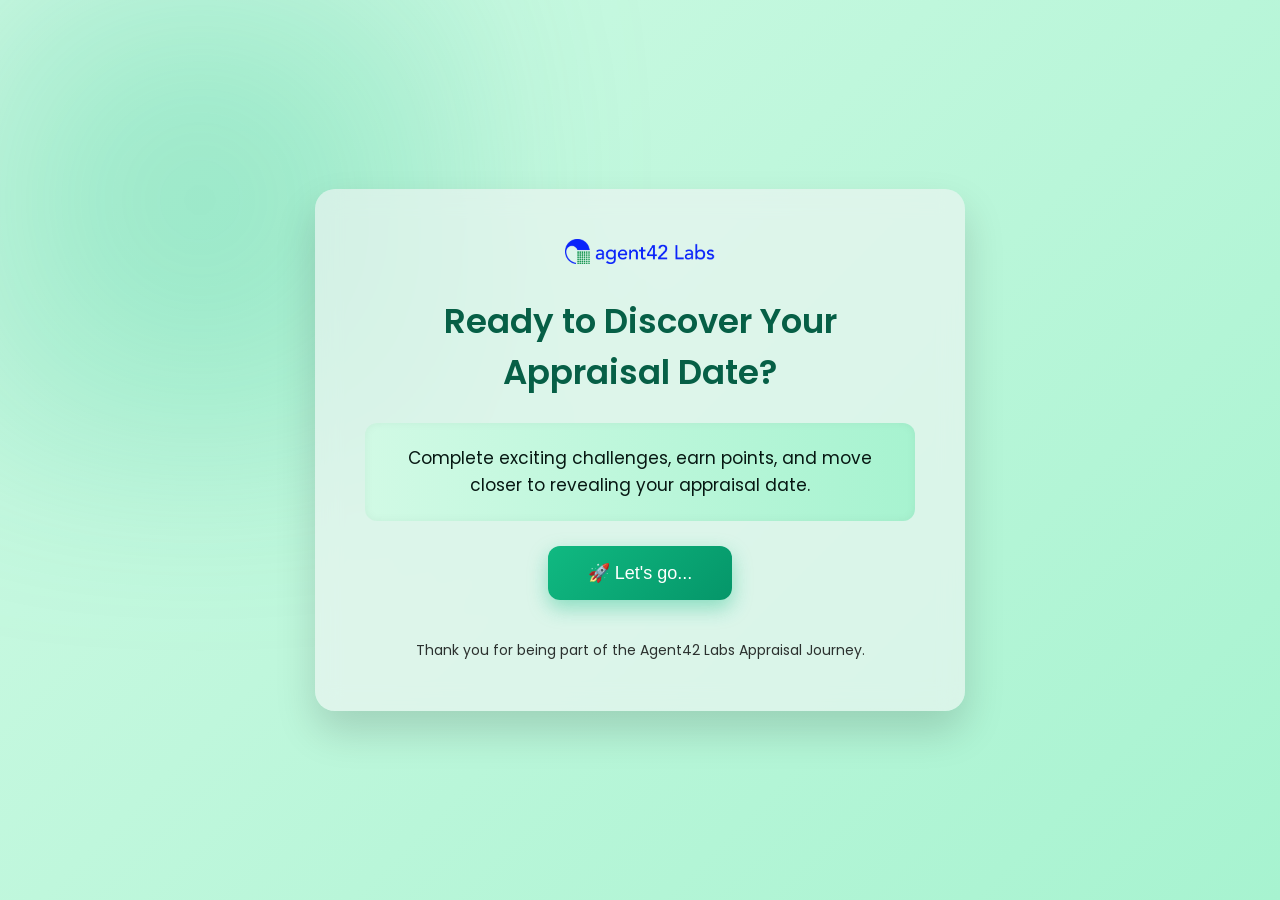
<file: frontend/index.html>
<!DOCTYPE html>
<html lang="en">
<head>
<meta charset="UTF-8">
<title>Appraisal Journey</title>

<link href="https://fonts.googleapis.com/css2?family=Poppins:wght@300;400;600&display=swap" rel="stylesheet">

<style>
* {
    margin: 0;
    padding: 0;
    box-sizing: border-box;
}

body {
    font-family: 'Poppins', sans-serif;
    height: 100vh;
    display: flex;
    justify-content: center;
    align-items: center;
    background: linear-gradient(135deg, #d1fae5, #a7f3d0);
    overflow: hidden;
}

/* soft glow background */
body::before {
    content: "";
    position: absolute;
    width: 600px;
    height: 600px;
    background: radial-gradient(circle, rgba(16,185,129,0.3), transparent);
    top: -100px;
    left: -100px;
    filter: blur(80px);
}

/* main card */
.card {
    width: 650px;
    padding: 50px;
    border-radius: 20px;
    background: rgba(239, 244, 243, 0.65);
    backdrop-filter: blur(12px);
    box-shadow: 0 20px 40px rgba(0,0,0,0.15);
    text-align: center;
    animation: fadeIn 0.8s ease;
}

@keyframes fadeIn {
    from { opacity: 0; transform: translateY(25px); }
    to { opacity: 1; transform: translateY(0); }
}

/* logo */
.logo {
    width: 150px;
    margin-bottom: 25px;
}

/* title */
h1 {
    font-size: 34px;
    font-weight: 600;
    color: #065f46;
    margin-bottom: 15px;
}

/* highlight content */
.highlight-box {
    background: linear-gradient(to right, #d1fae5, #a7f3d0);
    padding: 22px;
    border-radius: 12px;
    margin: 25px 0;
    font-size: 17px;
    color: #061712;
    line-height: 1.6;
    box-shadow: inset 0 0 10px rgba(0,0,0,0.05);
}

/* small info */
.info-text {
    font-size: 13px;
    color: #03130e;
    margin-bottom: 30px;
    opacity: 0.85;
}

/* button */
.cta-btn {
    background: linear-gradient(135deg, #10b981, #059669);
    color: white;
    border: none;
    padding: 16px 40px;
    font-size: 18px;
    border-radius: 12px;
    cursor: pointer;
    transition: all 0.3s ease;
    box-shadow: 0 8px 20px rgba(16,185,129,0.4);
    display: inline-flex;
    align-items: center;
    gap: 8px;
}

.cta-btn:hover {
    transform: translateY(-3px) scale(1.03);
    box-shadow: 0 12px 30px rgba(16,185,129,0.5);
}

.cta-btn:active {
    transform: scale(0.97);
}

/* footer */
.footer {
    margin-top: 40px;
    font-size: 14px;
    color: #000000;
    opacity: 0.8;
}

/* responsive */
@media(max-width: 700px) {
    .card {
        width: 90%;
        padding: 30px;
    }

    h1 {
        font-size: 26px;
    }

    .cta-btn {
        width: 100%;
        justify-content: center;
    }
}
</style>

</head>

<body>

<div class="card">

    <!-- LOGO -->
    <img src="images/agent42_Labs_Logo.png" class="logo" alt="Logo">

    <!-- TITLE -->
    <h1>Ready to Discover Your Appraisal Date?</h1>

    <!-- CONTENT BOX -->
    <div class="highlight-box">
        Complete exciting challenges, earn points, and move closer to revealing your appraisal date.
    </div>


    <!-- BUTTON -->
    <button class="cta-btn" onclick="goToSpin()">
        🚀 Let's go...
    </button>

    <!-- FOOTER -->
    <div class="footer">
        Thank you for being part of the Agent42 Labs Appraisal Journey.
    </div>

</div>

<script>
function goToSpin() {
    window.location.href = "employee.html";
}
</script>

</body>
</html>
</file>
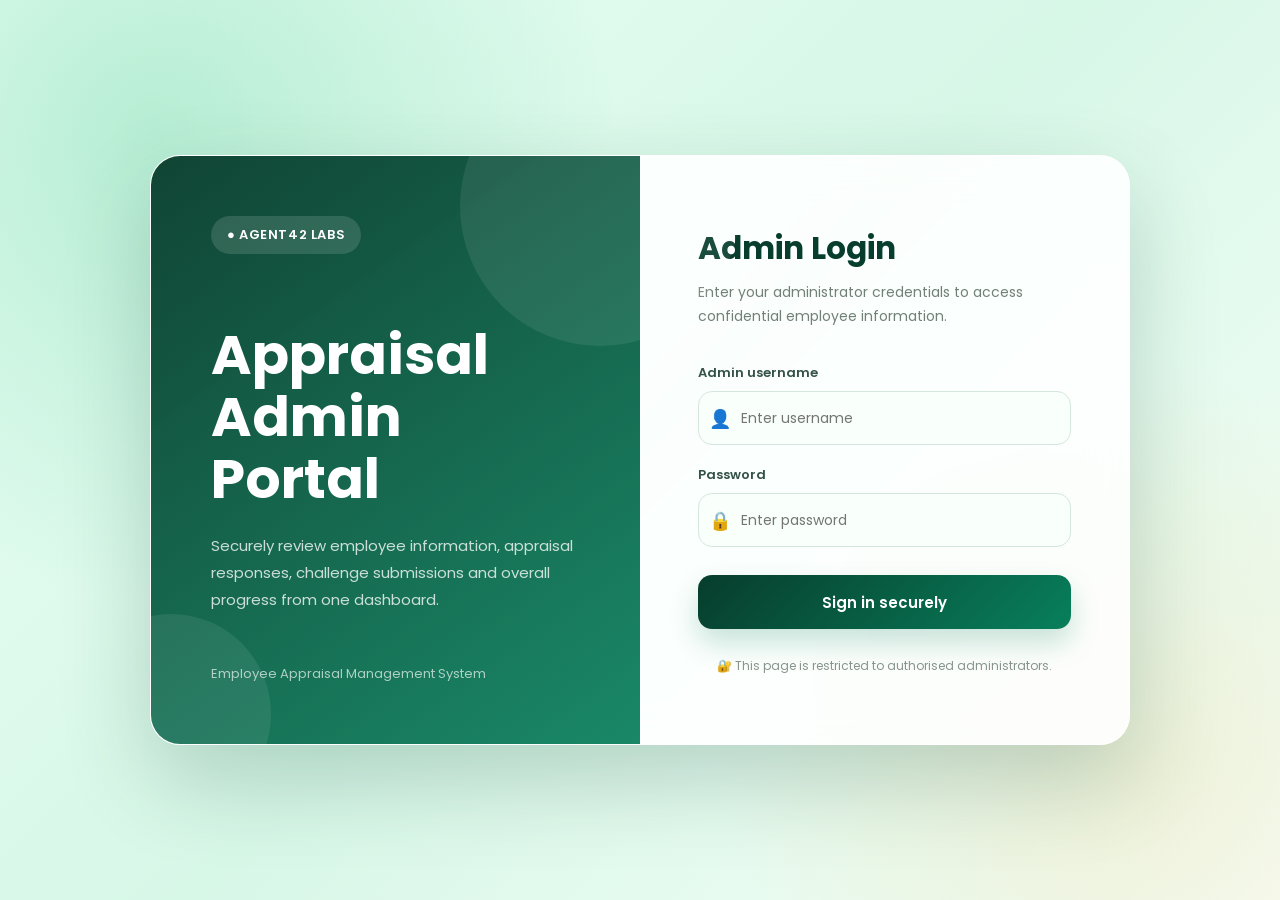
<file: frontend/admin-login.html>
<!DOCTYPE html>
<html lang="en">
<head>
    <meta charset="UTF-8">

    <meta
        name="viewport"
        content="width=device-width, initial-scale=1.0"
    >

    <title>Admin Login | Employee Appraisal</title>

    <link
        rel="preconnect"
        href="https://fonts.googleapis.com"
    >

    <link
        rel="preconnect"
        href="https://fonts.gstatic.com"
        crossorigin
    >

    <link
        href="https://fonts.googleapis.com/css2?family=Poppins:wght@400;500;600;700&display=swap"
        rel="stylesheet"
    >

    <style>
        * {
            margin: 0;
            padding: 0;
            box-sizing: border-box;
        }

        :root {
            --deep-green: #073d2c;
            --green: #087f5b;
            --light-green: #dff7eb;
            --mint: #f2fff8;
            --gold: #d8a832;
            --text: #18352b;
            --muted: #718078;
        }

        body {
            min-height: 100vh;
            font-family: "Poppins", sans-serif;
            display: flex;
            align-items: center;
            justify-content: center;
            padding: 30px;
            color: var(--text);

            background:
                radial-gradient(
                    circle at 12% 15%,
                    rgba(46, 190, 127, 0.25),
                    transparent 34%
                ),
                radial-gradient(
                    circle at 88% 85%,
                    rgba(216, 168, 50, 0.15),
                    transparent 30%
                ),
                linear-gradient(
                    135deg,
                    #e8fff3,
                    #d7f7e7,
                    #f8fff9
                );
        }

        .login-wrapper {
            width: min(980px, 100%);
            min-height: 590px;
            display: grid;
            grid-template-columns: 1fr 1fr;
            overflow: hidden;
            border-radius: 30px;
            background: rgba(255, 255, 255, 0.88);
            box-shadow:
                0 35px 90px rgba(7, 61, 44, 0.20);
            border: 1px solid rgba(255, 255, 255, 0.85);
            backdrop-filter: blur(18px);
        }

        .brand-panel {
            position: relative;
            padding: 60px;
            display: flex;
            flex-direction: column;
            justify-content: space-between;
            color: white;

            background:
                linear-gradient(
                    145deg,
                    rgba(7, 61, 44, 0.96),
                    rgba(8, 127, 91, 0.93)
                );
        }

        .brand-panel::before,
        .brand-panel::after {
            content: "";
            position: absolute;
            border-radius: 50%;
            background: rgba(255, 255, 255, 0.08);
        }

        .brand-panel::before {
            width: 280px;
            height: 280px;
            top: -90px;
            right: -100px;
        }

        .brand-panel::after {
            width: 200px;
            height: 200px;
            left: -80px;
            bottom: -70px;
        }

        .brand-content {
            position: relative;
            z-index: 1;
        }

        .brand-label {
            display: inline-flex;
            align-items: center;
            gap: 10px;
            padding: 9px 16px;
            border-radius: 999px;
            background: rgba(255, 255, 255, 0.13);
            font-size: 13px;
            font-weight: 600;
            letter-spacing: 0.6px;
        }

        .brand-panel h1 {
            margin-top: 70px;
            font-size: clamp(36px, 5vw, 55px);
            line-height: 1.13;
        }

        .brand-panel p {
            margin-top: 22px;
            max-width: 390px;
            color: rgba(255, 255, 255, 0.78);
            line-height: 1.8;
            font-size: 15px;
        }

        .brand-footer {
            position: relative;
            z-index: 1;
            font-size: 13px;
            color: rgba(255, 255, 255, 0.65);
        }

        .login-panel {
            padding: 65px 58px;
            display: flex;
            flex-direction: column;
            justify-content: center;
        }

        .login-panel h2 {
            font-size: 31px;
            color: var(--deep-green);
        }

        .login-subtitle {
            margin-top: 9px;
            margin-bottom: 35px;
            color: var(--muted);
            font-size: 14px;
            line-height: 1.7;
        }

        .form-group {
            margin-bottom: 20px;
        }

        .form-group label {
            display: block;
            margin-bottom: 8px;
            font-size: 13px;
            font-weight: 600;
            color: #345248;
        }

        .input-box {
            display: flex;
            align-items: center;
            min-height: 54px;
            border: 1px solid #d5e6dd;
            border-radius: 14px;
            background: #f9fffb;
            transition: 0.25s;
        }

        .input-box:focus-within {
            border-color: var(--green);
            box-shadow:
                0 0 0 4px rgba(8, 127, 91, 0.10);
            background: white;
        }

        .input-icon {
            width: 48px;
            text-align: center;
            font-size: 18px;
        }

        .input-box input {
            width: 100%;
            min-height: 52px;
            border: none;
            outline: none;
            padding: 0 16px 0 0;
            background: transparent;
            font-family: inherit;
            font-size: 14px;
            color: var(--text);
        }

        .login-button {
            width: 100%;
            min-height: 54px;
            margin-top: 8px;
            border: none;
            border-radius: 14px;
            cursor: pointer;
            color: white;
            font-family: inherit;
            font-size: 15px;
            font-weight: 600;

            background:
                linear-gradient(
                    135deg,
                    var(--deep-green),
                    var(--green)
                );

            box-shadow:
                0 14px 28px rgba(8, 127, 91, 0.22);

            transition:
                transform 0.2s,
                box-shadow 0.2s;
        }

        .login-button:hover {
            transform: translateY(-2px);
            box-shadow:
                0 18px 32px rgba(8, 127, 91, 0.28);
        }

        .login-button:disabled {
            cursor: not-allowed;
            opacity: 0.7;
            transform: none;
        }

        .message {
            display: none;
            margin-top: 18px;
            padding: 12px 15px;
            border-radius: 10px;
            font-size: 13px;
            line-height: 1.5;
        }

        .message.error {
            display: block;
            color: #a32626;
            background: #fff0f0;
            border: 1px solid #ffd0d0;
        }

        .message.success {
            display: block;
            color: #08613f;
            background: #e9fff4;
            border: 1px solid #bdebd3;
        }

        .security-note {
            margin-top: 28px;
            text-align: center;
            color: #87958e;
            font-size: 12px;
        }

        @media (max-width: 800px) {
            body {
                padding: 18px;
            }

            .login-wrapper {
                grid-template-columns: 1fr;
            }

            .brand-panel {
                display: none;
            }

            .login-panel {
                padding: 48px 28px;
            }
        }
    </style>
</head>

<body>

<div class="login-wrapper">

    <section class="brand-panel">

        <div class="brand-content">

            <div class="brand-label">
                ● AGENT42 LABS
            </div>

            <h1>
                Appraisal<br>
                Admin Portal
            </h1>

            <p>
                Securely review employee information,
                appraisal responses, challenge submissions
                and overall progress from one dashboard.
            </p>

        </div>

        <div class="brand-footer">
            Employee Appraisal Management System
        </div>

    </section>

    <section class="login-panel">

        <h2>Admin Login</h2>

        <p class="login-subtitle">
            Enter your administrator credentials to access
            confidential employee information.
        </p>

        <form id="loginForm">

            <div class="form-group">

                <label for="username">
                    Admin username
                </label>

                <div class="input-box">
                    <span class="input-icon">👤</span>

                    <input
                        type="text"
                        id="username"
                        placeholder="Enter username"
                        autocomplete="username"
                        required
                    >
                </div>

            </div>

            <div class="form-group">

                <label for="password">
                    Password
                </label>

                <div class="input-box">
                    <span class="input-icon">🔒</span>

                    <input
                        type="password"
                        id="password"
                        placeholder="Enter password"
                        autocomplete="current-password"
                        required
                    >
                </div>

            </div>

            <button
                type="submit"
                class="login-button"
                id="loginButton"
            >
                Sign in securely
            </button>

            <div
                id="message"
                class="message"
            ></div>

        </form>

        <div class="security-note">
            🔐 This page is restricted to authorised administrators.
        </div>

    </section>

</div>

<script>
    const API_URL = "https://appraisal-ng53.onrender.com/api";

    const loginForm =
        document.getElementById("loginForm");

    const loginButton =
        document.getElementById("loginButton");

    const message =
        document.getElementById("message");

    checkExistingSession();

    async function checkExistingSession() {
        try {
            const response = await fetch(
                `${API_URL}/auth/me`,
                {
                    method: "GET",
                    credentials: "include"
                }
            );

            if (response.ok) {
                window.location.replace("admin.html");
            }
        } catch (error) {
            console.log("No active admin session");
        }
    }

    loginForm.addEventListener(
        "submit",
        async function (event) {

            event.preventDefault();

            const username =
                document.getElementById("username")
                    .value.trim();

            const password =
                document.getElementById("password")
                    .value;

            message.className = "message";
            message.textContent = "";

            loginButton.disabled = true;
            loginButton.textContent = "Signing in...";

            try {
                const response = await fetch(
                    `${API_URL}/auth/login`,
                    {
                        method: "POST",

                        credentials: "include",

                        headers: {
                            "Content-Type":
                                "application/json"
                        },

                        body: JSON.stringify({
                            username: username,
                            password: password
                        })
                    }
                );

                const data = await response.json();

                if (!response.ok) {
                    throw new Error(
                        data.message ||
                        "Admin login failed"
                    );
                }

                message.className =
                    "message success";

                message.textContent =
                    "Login successful. Opening dashboard...";

                setTimeout(function () {
                    window.location.replace(
                        "admin.html"
                    );
                }, 600);

            } catch (error) {

                message.className =
                    "message error";

                message.textContent =
                    error.message;

            } finally {

                loginButton.disabled = false;

                loginButton.textContent =
                    "Sign in securely";
            }
        }
    );
</script>

</body>
</html>
</file>
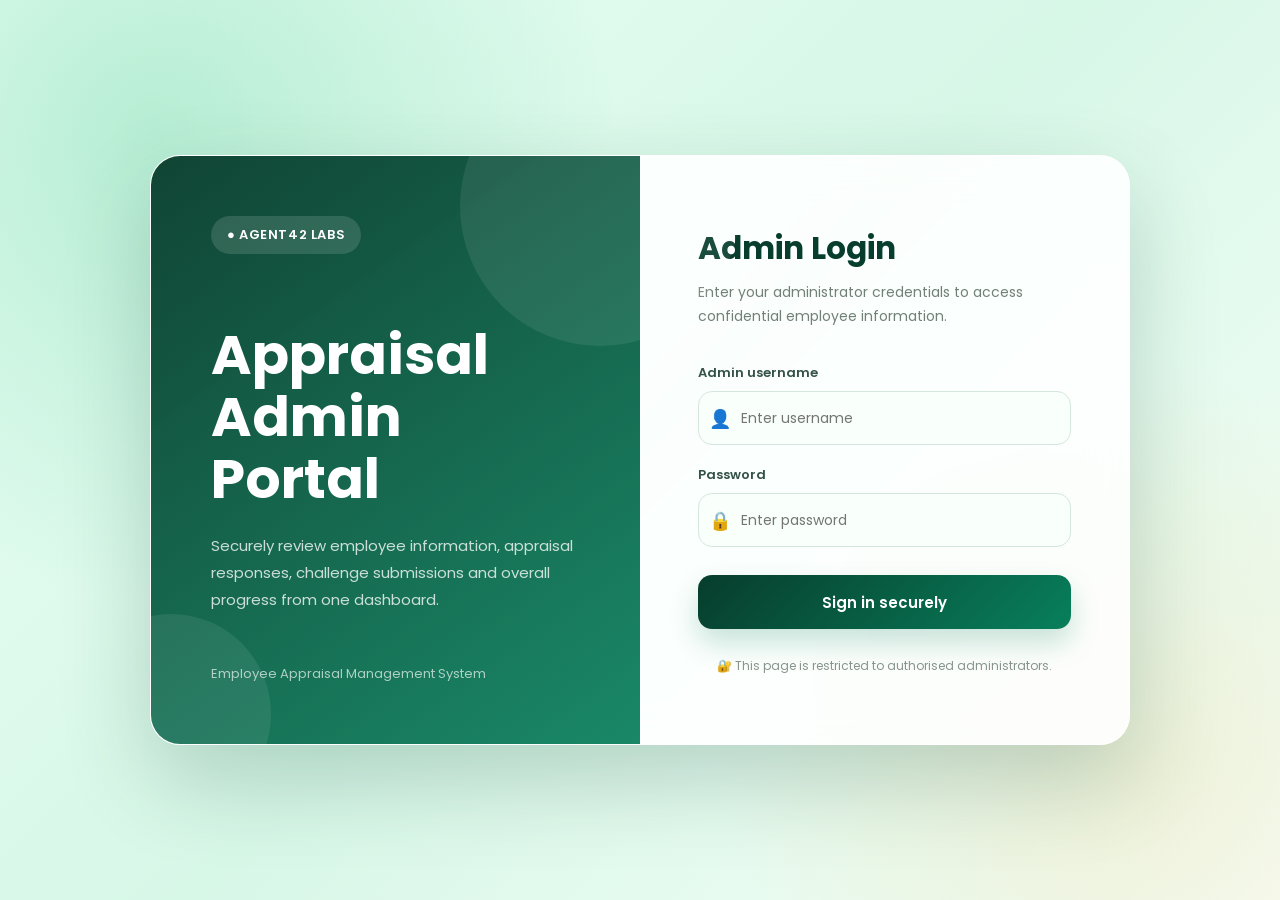
<file: frontend/admin.html>
<!DOCTYPE html>
<html lang="en">
<head>
    <meta charset="UTF-8">

    <meta
        name="viewport"
        content="width=device-width, initial-scale=1.0"
    >

    <title>Admin Dashboard</title>

    <link
        href="https://fonts.googleapis.com/css2?family=Poppins:wght@400;500;600;700&display=swap"
        rel="stylesheet"
    >

    <style>
        * {
            margin: 0;
            padding: 0;
            box-sizing: border-box;
        }

        :root {
            --dark: #073d2c;
            --green: #087f5b;
            --green-two: #13a36f;
            --mint: #e8faf1;
            --background: #f3f8f5;
            --white: #ffffff;
            --text: #1c352c;
            --muted: #718078;
            --border: #dfebe5;
            --danger: #c53b3b;
            --shadow: 0 18px 50px rgba(19, 68, 48, 0.09);
        }

        body {
            min-height: 100vh;
            font-family: "Poppins", sans-serif;
            color: var(--text);
            background: var(--background);
        }

        .dashboard {
            display: grid;
            grid-template-columns: 260px 1fr;
            min-height: 100vh;
        }

        .sidebar {
            position: fixed;
            inset: 0 auto 0 0;
            width: 260px;
            padding: 30px 22px;
            display: flex;
            flex-direction: column;
            color: white;

            background:
                linear-gradient(
                    170deg,
                    #052f22,
                    #087f5b
                );
        }

        .logo-area {
            padding: 4px 12px 32px;
            border-bottom:
                1px solid rgba(255, 255, 255, 0.11);
        }

        .logo-area h2 {
            font-size: 20px;
        }

        .logo-area p {
            margin-top: 5px;
            color: rgba(255, 255, 255, 0.58);
            font-size: 11px;
        }

        .nav {
            margin-top: 30px;
        }

        .nav-item {
            display: flex;
            align-items: center;
            gap: 13px;
            width: 100%;
            margin-bottom: 8px;
            padding: 14px 15px;
            border: none;
            border-radius: 12px;
            color: rgba(255, 255, 255, 0.75);
            background: transparent;
            font-family: inherit;
            font-size: 13px;
            text-align: left;
        }

        .nav-item.active {
            color: white;
            background: rgba(255, 255, 255, 0.13);
        }

        .sidebar-footer {
            margin-top: auto;
        }

        .admin-profile {
            padding: 14px;
            border-radius: 13px;
            background: rgba(255, 255, 255, 0.10);
        }

        .admin-profile strong {
            display: block;
            font-size: 13px;
        }

        .admin-profile span {
            color: rgba(255, 255, 255, 0.58);
            font-size: 11px;
        }

        .logout-button {
            width: 100%;
            margin-top: 12px;
            padding: 12px;
            border: 1px solid rgba(255, 255, 255, 0.22);
            border-radius: 11px;
            color: white;
            background: transparent;
            cursor: pointer;
            font-family: inherit;
        }

        .main-content {
            grid-column: 2;
            padding: 34px;
        }

        .topbar {
            display: flex;
            align-items: center;
            justify-content: space-between;
            margin-bottom: 28px;
        }

        .topbar h1 {
            color: var(--dark);
            font-size: 28px;
        }

        .topbar p {
            margin-top: 4px;
            color: var(--muted);
            font-size: 13px;
        }

        .refresh-button {
            padding: 11px 18px;
            border: 1px solid var(--border);
            border-radius: 11px;
            color: var(--dark);
            background: white;
            cursor: pointer;
            font-family: inherit;
            font-weight: 500;
        }

        .stats-grid {
            display: grid;
            grid-template-columns:
                repeat(3, minmax(0, 1fr));
            gap: 20px;
            margin-bottom: 25px;
        }

        .stat-card {
            position: relative;
            overflow: hidden;
            padding: 24px;
            border: 1px solid var(--border);
            border-radius: 18px;
            background: white;
            box-shadow: var(--shadow);
        }

        .stat-card::after {
            content: "";
            position: absolute;
            width: 90px;
            height: 90px;
            right: -27px;
            bottom: -38px;
            border-radius: 50%;
            background: var(--mint);
        }

        .stat-label {
            color: var(--muted);
            font-size: 12px;
            font-weight: 500;
        }

        .stat-value {
            margin-top: 9px;
            color: var(--dark);
            font-size: 31px;
            font-weight: 700;
        }

        .stat-description {
            margin-top: 5px;
            color: #8b9891;
            font-size: 11px;
        }

        .content-card {
            border: 1px solid var(--border);
            border-radius: 20px;
            overflow: hidden;
            background: white;
            box-shadow: var(--shadow);
        }

        .card-header {
            display: flex;
            align-items: center;
            justify-content: space-between;
            gap: 20px;
            padding: 22px 24px;
            border-bottom: 1px solid var(--border);
        }

        .card-header h2 {
            color: var(--dark);
            font-size: 18px;
        }

        .search-box {
            width: min(330px, 100%);
        }

        .search-box input {
            width: 100%;
            padding: 11px 15px;
            border: 1px solid var(--border);
            border-radius: 11px;
            outline: none;
            font-family: inherit;
        }

        .search-box input:focus {
            border-color: var(--green);
            box-shadow:
                0 0 0 3px rgba(8, 127, 91, 0.09);
        }

        .table-wrapper {
            overflow-x: auto;
        }

        table {
            width: 100%;
            border-collapse: collapse;
            min-width: 850px;
        }

        th {
            padding: 15px 20px;
            color: #67776f;
            background: #f8fbf9;
            font-size: 11px;
            font-weight: 600;
            text-align: left;
            text-transform: uppercase;
            letter-spacing: 0.4px;
        }

        td {
            padding: 17px 20px;
            border-top: 1px solid #edf3ef;
            font-size: 13px;
            vertical-align: middle;
        }

        tbody tr:hover {
            background: #fbfefc;
        }

        .employee-cell {
            display: flex;
            align-items: center;
            gap: 12px;
        }

        .employee-avatar {
            width: 38px;
            height: 38px;
            display: grid;
            place-items: center;
            flex-shrink: 0;
            border-radius: 12px;
            color: white;
            background:
                linear-gradient(
                    135deg,
                    var(--dark),
                    var(--green-two)
                );
            font-weight: 600;
        }

        .employee-cell strong {
            display: block;
            font-size: 13px;
        }

        .employee-cell span {
            color: var(--muted);
            font-size: 11px;
        }

        .status {
            display: inline-block;
            padding: 6px 10px;
            border-radius: 999px;
            color: #087348;
            background: #e7faef;
            font-size: 10px;
            font-weight: 600;
        }

        .view-button {
            padding: 8px 13px;
            border: none;
            border-radius: 9px;
            color: white;
            background: var(--green);
            cursor: pointer;
            font-family: inherit;
            font-size: 11px;
        }

        .empty-state {
            display: none;
            padding: 60px 20px;
            color: var(--muted);
            text-align: center;
        }

        .loading {
            padding: 60px 20px;
            color: var(--muted);
            text-align: center;
        }

        .modal {
            position: fixed;
            inset: 0;
            z-index: 1000;
            display: none;
            align-items: center;
            justify-content: center;
            padding: 25px;
            background: rgba(3, 32, 23, 0.62);
            backdrop-filter: blur(6px);
        }

        .modal.show {
            display: flex;
        }

        .modal-content {
            width: min(850px, 100%);
            max-height: 88vh;
            overflow-y: auto;
            border-radius: 22px;
            background: white;
            box-shadow:
                0 35px 90px rgba(0, 0, 0, 0.25);
        }

        .modal-header {
            position: sticky;
            top: 0;
            display: flex;
            justify-content: space-between;
            padding: 22px 25px;
            border-bottom: 1px solid var(--border);
            background: white;
            z-index: 2;
        }

        .modal-header h2 {
            color: var(--dark);
            font-size: 19px;
        }

        .close-button {
            width: 34px;
            height: 34px;
            border: none;
            border-radius: 9px;
            cursor: pointer;
            font-size: 20px;
            background: #eff5f1;
        }

        .modal-body {
            padding: 25px;
        }

        .details-grid {
            display: grid;
            grid-template-columns:
                repeat(2, minmax(0, 1fr));
            gap: 15px;
        }

        .detail-box {
            padding: 15px;
            border: 1px solid var(--border);
            border-radius: 12px;
            background: #fbfefc;
        }

        .detail-box label {
            display: block;
            margin-bottom: 6px;
            color: var(--muted);
            font-size: 10px;
            text-transform: uppercase;
        }

        .detail-box p {
            font-size: 13px;
            font-weight: 500;
            overflow-wrap: anywhere;
        }

        .answers-title {
            margin: 28px 0 14px;
            color: var(--dark);
            font-size: 17px;
        }

        .answer-card {
            margin-bottom: 12px;
            padding: 16px;
            border: 1px solid var(--border);
            border-radius: 12px;
            background: #fbfefc;
        }

        .answer-card strong {
            display: block;
            margin-bottom: 8px;
            color: var(--green);
            font-size: 12px;
        }

        .answer-card p {
            color: #42584f;
            font-size: 13px;
            line-height: 1.7;
        }

        @media (max-width: 900px) {
            .dashboard {
                display: block;
            }

            .sidebar {
                position: static;
                width: 100%;
                min-height: auto;
            }

            .nav,
            .sidebar-footer {
                display: none;
            }

            .main-content {
                padding: 23px;
            }

            .stats-grid {
                grid-template-columns: 1fr;
            }
        }

        @media (max-width: 600px) {
            .topbar,
            .card-header {
                align-items: flex-start;
                flex-direction: column;
            }

            .search-box {
                width: 100%;
            }

            .details-grid {
                grid-template-columns: 1fr;
            }
        }
    </style>
</head>

<body>

<div class="dashboard">

    <aside class="sidebar">

        <div class="logo-area">
            <h2>Agent42 Labs</h2>
            <p>Appraisal Administration</p>
        </div>

        <nav class="nav">

            <button class="nav-item active">
                <span>▦</span>
                Dashboard
            </button>

            <button class="nav-item">
                <span>👥</span>
                Employees
            </button>

            <button class="nav-item">
                <span>✓</span>
                Appraisal Responses
            </button>

        </nav>

        <div class="sidebar-footer">

            <div class="admin-profile">
                <strong id="adminName">Administrator</strong>
                <span>Secure admin access</span>
            </div>

            <button
                class="logout-button"
                onclick="logoutAdmin()"
            >
                Sign out
            </button>

        </div>

    </aside>

    <main class="main-content">

        <header class="topbar">

            <div>
                <h1>Admin Dashboard</h1>

                <p>
                    Monitor employee appraisal information
                    and responses.
                </p>
            </div>

            <button
                class="refresh-button"
                onclick="loadDashboard()"
            >
                ↻ Refresh data
            </button>

        </header>

        <section class="stats-grid">

            <article class="stat-card">
                <div class="stat-label">
                    Total employees
                </div>

                <div
                    class="stat-value"
                    id="totalEmployees"
                >
                    0
                </div>

                <div class="stat-description">
                    Registered appraisal members
                </div>
            </article>

            <article class="stat-card">
                <div class="stat-label">
                    Form answers
                </div>

                <div
                    class="stat-value"
                    id="totalAnswers"
                >
                    0
                </div>

                <div class="stat-description">
                    Submitted appraisal responses
                </div>
            </article>

            <article class="stat-card">
                <div class="stat-label">
                    Current status
                </div>

                <div class="stat-value">
                    Active
                </div>

                <div class="stat-description">
                    Backend and database connected
                </div>
            </article>

        </section>

        <section class="content-card">

            <div class="card-header">

                <div>
                    <h2>Employee Information</h2>
                </div>

                <div class="search-box">
                    <input
                        type="search"
                        id="searchInput"
                        placeholder="Search name, ID or department"
                    >
                </div>

            </div>

            <div
                class="loading"
                id="loading"
            >
                Loading employee details...
            </div>

            <div class="table-wrapper">

                <table id="employeeTable">

                    <thead>
                        <tr>
                            <th>Employee</th>
                            <th>Employee ID</th>
                            <th>Department</th>
                            <th>Current role</th>
                            <th>Status</th>
                            <th>Details</th>
                        </tr>
                    </thead>

                    <tbody id="employeeTableBody"></tbody>

                </table>

            </div>

            <div
                class="empty-state"
                id="emptyState"
            >
                No employee records were found.
            </div>

        </section>

    </main>

</div>

<div
    class="modal"
    id="employeeModal"
>

    <div class="modal-content">

        <div class="modal-header">

            <h2>Employee Appraisal Details</h2>

            <button
                class="close-button"
                onclick="closeModal()"
            >
                ×
            </button>

        </div>

        <div
            class="modal-body"
            id="modalBody"
        ></div>

    </div>

</div>

<script>
    const API_URL = "https://appraisal-ng53.onrender.com/api";

    let allEmployees = [];

    document.addEventListener(
        "DOMContentLoaded",
        initialiseDashboard
    );

    async function initialiseDashboard() {

        const authenticated =
            await verifyAdminSession();

        if (!authenticated) {
            return;
        }

        await loadDashboard();
    }

    async function verifyAdminSession() {

        try {
            const response = await fetch(
                `${API_URL}/auth/me`,
                {
                    credentials: "include"
                }
            );

            if (!response.ok) {
                window.location.replace(
                    "admin-login.html"
                );

                return false;
            }

            const admin = await response.json();

            document.getElementById(
                "adminName"
            ).textContent = admin.username;

            return true;

        } catch (error) {

            window.location.replace(
                "admin-login.html"
            );

            return false;
        }
    }

    async function loadDashboard() {

        const loading =
            document.getElementById("loading");

        const table =
            document.getElementById("employeeTable");

        const emptyState =
            document.getElementById("emptyState");

        loading.style.display = "block";
        table.style.display = "none";
        emptyState.style.display = "none";

        try {
            const response = await fetch(
                `${API_URL}/admin/dashboard`,
                {
                    method: "GET",
                    credentials: "include"
                }
            );

            if (response.status === 401 ||
                response.status === 403) {

                window.location.replace(
                    "admin-login.html"
                );

                return;
            }

            if (!response.ok) {
                throw new Error(
                    "Unable to load the admin dashboard"
                );
            }

            const data = await response.json();

            allEmployees =
                Array.isArray(data.employees)
                    ? data.employees
                    : [];

            document.getElementById(
                "totalEmployees"
            ).textContent =
                data.totalEmployees || 0;

            document.getElementById(
                "totalAnswers"
            ).textContent =
                data.totalAnswers || 0;

            renderEmployees(allEmployees);

        } catch (error) {

            emptyState.textContent =
                error.message;

            emptyState.style.display = "block";

        } finally {

            loading.style.display = "none";
        }
    }

    function renderEmployees(employees) {

        const table =
            document.getElementById("employeeTable");

        const emptyState =
            document.getElementById("emptyState");

        const tableBody =
            document.getElementById(
                "employeeTableBody"
            );

        tableBody.innerHTML = "";

        if (!employees.length) {
            table.style.display = "none";
            emptyState.style.display = "block";
            return;
        }

        emptyState.style.display = "none";
        table.style.display = "table";

        employees.forEach(function (employee) {

            const name = getEmployeeName(employee);
            const initial = name
                ? name.charAt(0).toUpperCase()
                : "E";

            const row =
                document.createElement("tr");

            row.innerHTML = `
                <td>
                    <div class="employee-cell">
                        <div class="employee-avatar">
                            ${escapeHtml(initial)}
                        </div>

                        <div>
                            <strong>
                                ${escapeHtml(name)}
                            </strong>

                            <span>
                                Database ID:
                                ${escapeHtml(
                                    employee.id ?? "-"
                                )}
                            </span>
                        </div>
                    </div>
                </td>

                <td>
                    ${escapeHtml(
                        employee.employeeCode ??
                        employee.employeeId ??
                        "-"
                    )}
                </td>

                <td>
                    ${escapeHtml(
                        employee.department ?? "-"
                    )}
                </td>

                <td>
                    ${escapeHtml(
                        employee.currentRole ??
                        employee.designation ??
                        "-"
                    )}
                </td>

                <td>
                    <span class="status">
                        Submitted
                    </span>
                </td>

                <td>
                    <button
                        class="view-button"
                        onclick="viewEmployee(
                            ${Number(employee.id)}
                        )"
                    >
                        View details
                    </button>
                </td>
            `;

            tableBody.appendChild(row);
        });
    }

    function getEmployeeName(employee) {

        return employee.employeeName ||
               employee.name ||
               "Unnamed employee";
    }

    document.getElementById(
        "searchInput"
    ).addEventListener(
        "input",
        function () {

            const keyword =
                this.value.trim().toLowerCase();

            const filtered =
                allEmployees.filter(
                    function (employee) {

                        const searchableText = [
                            getEmployeeName(employee),
                            employee.employeeCode,
                            employee.employeeId,
                            employee.department,
                            employee.currentRole,
                            employee.designation
                        ]
                        .filter(Boolean)
                        .join(" ")
                        .toLowerCase();

                        return searchableText.includes(
                            keyword
                        );
                    }
                );

            renderEmployees(filtered);
        }
    );

    async function viewEmployee(employeeId) {

        const modal =
            document.getElementById(
                "employeeModal"
            );

        const modalBody =
            document.getElementById(
                "modalBody"
            );

        modal.classList.add("show");

        modalBody.innerHTML =
            `<div class="loading">
                Loading employee appraisal details...
             </div>`;

        try {
            const response = await fetch(
                `${API_URL}/admin/employees/${employeeId}`,
                {
                    credentials: "include"
                }
            );

            if (response.status === 401 ||
                response.status === 403) {

                window.location.replace(
                    "admin-login.html"
                );

                return;
            }

            if (!response.ok) {
                throw new Error(
                    "Unable to load employee details"
                );
            }

            const data = await response.json();

            showEmployeeDetails(
                data.employee,
                data.answers || []
            );

        } catch (error) {

            modalBody.innerHTML = `
                <div class="empty-state"
                     style="display:block">
                    ${escapeHtml(error.message)}
                </div>
            `;
        }
    }

    function showEmployeeDetails(
        employee,
        answers
    ) {

        const modalBody =
            document.getElementById(
                "modalBody"
            );

        let answerHtml = "";

        if (!answers.length) {

            answerHtml = `
                <div class="answer-card">
                    <p>
                        No appraisal answers have been
                        submitted by this employee.
                    </p>
                </div>
            `;

        } else {

            answers.forEach(function (
                response,
                index
            ) {

                const heading =
                    response.questionKey ||
                    response.phase ||
                    `Response ${index + 1}`;

                const answer =
                    response.answer ||
                    response.response ||
                    response.answerText ||
                    "No answer";

                answerHtml += `
                    <div class="answer-card">
                        <strong>
                            ${escapeHtml(heading)}
                        </strong>

                        <p>
                            ${escapeHtml(answer)}
                        </p>
                    </div>
                `;
            });
        }

        modalBody.innerHTML = `
            <div class="details-grid">

                ${detailBox(
                    "Employee name",
                    getEmployeeName(employee)
                )}

                ${detailBox(
                    "Employee code",
                    employee.employeeCode ||
                    employee.employeeId ||
                    "-"
                )}

                ${detailBox(
                    "Department",
                    employee.department || "-"
                )}

                ${detailBox(
                    "Current role",
                    employee.currentRole ||
                    employee.designation ||
                    "-"
                )}

                ${detailBox(
                    "Date of joining",
                    employee.dateOfJoining || "-"
                )}

                ${detailBox(
                    "Database record ID",
                    employee.id || "-"
                )}

            </div>

            <h3 class="answers-title">
                Appraisal Responses
            </h3>

            ${answerHtml}
        `;
    }

    function detailBox(label, value) {

        return `
            <div class="detail-box">
                <label>
                    ${escapeHtml(label)}
                </label>

                <p>
                    ${escapeHtml(value)}
                </p>
            </div>
        `;
    }

    function closeModal() {

        document.getElementById(
            "employeeModal"
        ).classList.remove("show");
    }

    document.getElementById(
        "employeeModal"
    ).addEventListener(
        "click",
        function (event) {

            if (event.target === this) {
                closeModal();
            }
        }
    );

    async function logoutAdmin() {

        try {
            await fetch(
                `${API_URL}/auth/logout`,
                {
                    method: "POST",
                    credentials: "include"
                }
            );
        } finally {

            window.location.replace(
                "admin-login.html"
            );
        }
    }

    function escapeHtml(value) {

        return String(value ?? "")
            .replaceAll("&", "&amp;")
            .replaceAll("<", "&lt;")
            .replaceAll(">", "&gt;")
            .replaceAll('"', "&quot;")
            .replaceAll("'", "&#039;");
    }
</script>

</body>
</html>
</file>
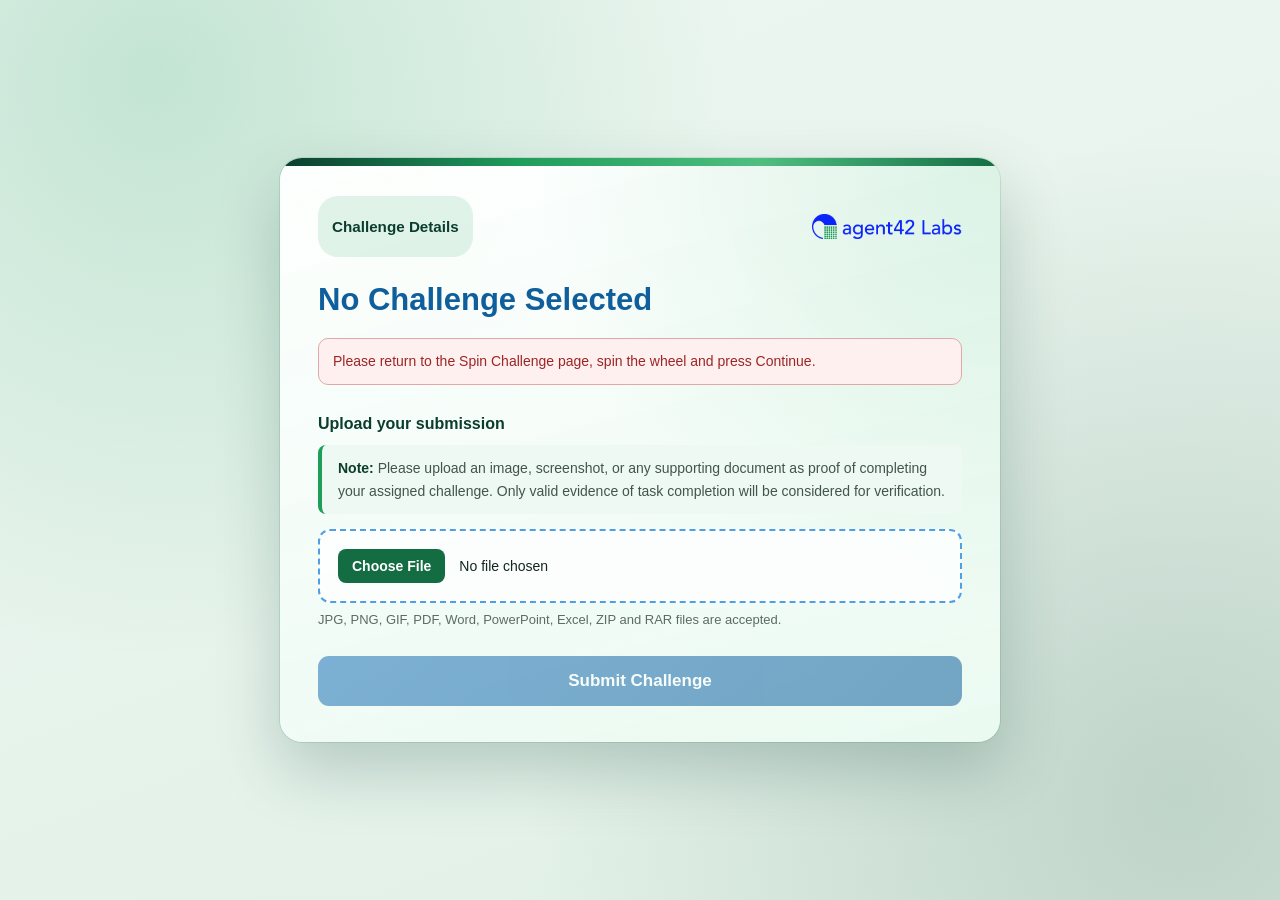
<file: frontend/challenge-detail.html>
<!DOCTYPE html>
<html lang="en">
<head>
    <meta charset="UTF-8">
    <meta name="viewport" content="width=device-width, initial-scale=1.0">

    <title>Challenge Details</title>

    <style>
        :root{
            --green-1:#0b3d2e;
            --green-2:#146c43;
            --green-3:#1f9d5b;
            --green-4:#4fbf80;
            --mint-1:#eafaf1;
            --mint-2:#d8f3e2;
            --blue-1:#0f5f9c;
            --blue-2:#1d72b8;
            --blue-3:#14578f;
            --ink:#122620;
            --muted:#5c6b63;
            --shadow:0 28px 65px rgba(11,61,46,0.22);
        }

        *{
            box-sizing:border-box;
        }

        body{
            margin:0;
            min-height:100vh;
            padding:40px 20px;
            font-family:'Segoe UI',Arial,sans-serif;
            color:var(--ink);

            background:
                radial-gradient(
                    circle at 12% 8%,
                    rgba(31,157,91,.20),
                    transparent 42%
                ),
                radial-gradient(
                    circle at 92% 88%,
                    rgba(11,61,46,.16),
                    transparent 46%
                ),
                linear-gradient(
                    160deg,
                    #eef7f2,
                    #e0f0e6
                );
        }

        .page-wrapper{
            width:100%;
            min-height:calc(100vh - 80px);
            display:flex;
            flex-direction:column;
            align-items:center;
            justify-content:center;
        }

        .container{
            width:min(720px,92vw);
            background:
                radial-gradient(
                    circle at 100% 0%,
                    rgba(79,191,128,.18),
                    transparent 50%
                ),
                linear-gradient(
                    165deg,
                    rgba(255,255,255,.96),
                    var(--mint-1)
                );

            border-radius:22px;
            box-shadow:
                var(--shadow),
                0 0 0 1px rgba(20,108,67,.13);

            overflow:hidden;
        }

        .accent-bar{
            width:100%;
            height:8px;

            background:linear-gradient(
                90deg,
                var(--green-1),
                var(--green-3),
                var(--green-4),
                var(--green-2)
            );
        }

        .content{
            padding:30px 38px 36px;
        }

        .top-header{
            display:flex;
            align-items:center;
            justify-content:space-between;
            gap:20px;
            margin-bottom:24px;
        }

        .top-logo img{
            display:block;
            width:150px;
            max-width:100%;
            height:auto;
        }

        .page-label{
            padding:7px 14px;
            border-radius:20px;
            background:rgba(31,157,91,.12);
            color:var(--green-1);
            font-size:13px;
            font-weight:700;
            white-space:nowrap;
        }

        h1{
            margin:0 0 14px;
            color:var(--blue-1);
            font-size:31px;
            line-height:1.25;
            overflow-wrap:anywhere;
        }

        #challengeDescription{
            margin:0;
            color:#4b5b55;
            font-size:17px;
            line-height:1.7;
            font-weight:600;
        }

        .upload-box{
            margin-top:30px;
        }

        .upload-label{
            display:block;
            margin-bottom:12px;
            color:var(--green-1);
            font-size:16px;
            font-weight:700;
        }
        .upload-note{
            margin:0 0 15px;
            padding:12px 16px;
            background:#edf9f2;
            border-left:4px solid var(--green-3);
            border-radius:8px;
            color:#42554c;
            font-size:14px;
            line-height:1.6;
        }

        .upload-note strong{
            color:var(--green-1);
        }

        .file-input-wrapper{
            position:relative;
        }

        input[type="file"]{
            display:block;
            width:100%;
            padding:18px;
            border:2px dashed #4f9fe5;
            border-radius:12px;
            background:rgba(255,255,255,.75);
            color:var(--ink);
            font-family:inherit;
            font-size:14px;
            cursor:pointer;
            outline:none;
            transition:
                border-color .2s ease,
                background .2s ease,
                box-shadow .2s ease;
        }

        input[type="file"]:hover{
            border-color:var(--blue-2);
            background:#ffffff;
        }

        input[type="file"]:focus{
            border-color:var(--blue-2);
            box-shadow:0 0 0 4px rgba(29,114,184,.12);
        }

        input[type="file"]::file-selector-button{
            margin-right:14px;
            padding:9px 14px;
            border:none;
            border-radius:8px;
            background:var(--green-2);
            color:white;
            font-weight:700;
            cursor:pointer;
        }

        .file-information{
            margin-top:9px;
            min-height:18px;
            color:var(--muted);
            font-size:13px;
        }

        .submit-btn{
            width:100%;
            margin-top:26px;
            padding:15px;
            border:none;
            border-radius:11px;
            background:linear-gradient(
                135deg,
                var(--blue-2),
                var(--blue-1)
            );
            color:white;
            font-family:inherit;
            font-size:17px;
            font-weight:700;
            cursor:pointer;
            box-shadow:0 12px 24px rgba(15,95,156,.24);
            transition:
                transform .15s ease,
                box-shadow .15s ease,
                opacity .15s ease;
        }

        .submit-btn:hover:not(:disabled){
            background:linear-gradient(
                135deg,
                var(--blue-1),
                var(--blue-3)
            );
            box-shadow:0 16px 28px rgba(15,95,156,.32);
        }

        .submit-btn:active:not(:disabled){
            transform:scale(.98);
        }

        .submit-btn:disabled{
            opacity:.55;
            cursor:not-allowed;
            box-shadow:none;
        }

        .error-message{
            display:none;
            margin-top:18px;
            padding:12px 14px;
            border:1px solid #e2a8a8;
            border-radius:10px;
            background:#fff0f0;
            color:#9c2525;
            font-size:14px;
            line-height:1.5;
        }

        .error-message.show{
            display:block;
        }

        .bottom-logo{
            display:flex;
            justify-content:center;
            margin-top:24px;
        }

        .bottom-logo img{
            display:block;
            width:150px;
            max-width:100%;
            height:auto;
            border-radius:8px;
        }

        @media(max-width:600px){
            body{
                padding:20px 14px;
            }

            .page-wrapper{
                min-height:calc(100vh - 40px);
            }

            .content{
                padding:25px 22px 28px;
            }

            .top-header{
                align-items:flex-start;
            }

            .top-logo img{
                width:125px;
            }

            h1{
                font-size:25px;
            }

            #challengeDescription{
                font-size:16px;
            }
        }
    </style>
</head>

<body>

<div class="page-wrapper">

    <main class="container">

        <div class="accent-bar"></div>

        <div class="content">

            <div class="top-header">

                <div class="page-label">
                    <h3>Challenge Details</h3>
                </div>

                <div class="top-logo">
                    <img
                        src="images/agent42_Labs_Logo.png"
                        alt="Agent42 Labs Logo"
                        onerror="this.style.display='none'"
                    >
                </div>

                

            </div>

            <h1 id="challengeName"></h1>

            <p id="challengeDescription"></p>

            <div class="error-message" id="selectionError"></div>

            <div class="upload-box">

                <label class="upload-label" for="challengeFile">
                    Upload your submission
                </label>
                <p class="upload-note">
                    <strong>Note:</strong> Please upload an image, screenshot, or any supporting document as proof of completing your assigned challenge. Only valid evidence of task completion will be considered for verification.
                </p>

                <div class="file-input-wrapper">

                    <input
                        type="file"
                        id="challengeFile"
                        accept=".jpg,.jpeg,.png,.gif,.pdf,.doc,.docx,.ppt,.pptx,.xls,.xlsx,.zip,.rar"
                    >

                </div>

                <div class="file-information" id="fileInformation">
                    JPG, PNG, GIF, PDF, Word, PowerPoint, Excel, ZIP and RAR files are accepted.
                </div>

            </div>

            <button
                type="button"
                class="submit-btn"
                id="submitButton"
                onclick="submitChallenge()"
            >
                Submit Challenge
            </button>

        </div>

    </main>


</div>

<script>
    const challenges = {
        "Business Challenge Solver": {
            description: "Complete a case study and present your solution."
        },

        "Community Contributor": {
            description: "Contribute to an open-source project or knowledge-sharing initiative."
        },

        "Company Quiz Creator": {
            description: "Create a LinkedIn poll or quiz."
        },

        "Webinar Champion": {
            description: "Conduct a webinar for students, freshers, or beginners."
        },

        "Company Spotlight Post": {
            description: "Company culture, learning experience, team achievements."
        }
    };

    const challengeNameElement =
        document.getElementById("challengeName");

    const challengeDescriptionElement =
        document.getElementById("challengeDescription");

    const selectionErrorElement =
        document.getElementById("selectionError");

    const fileInput =
        document.getElementById("challengeFile");

    const fileInformation =
        document.getElementById("fileInformation");

    const submitButton =
        document.getElementById("submitButton");

    function getSelectedChallenge() {
        const urlParameters =
            new URLSearchParams(window.location.search);

        const urlChallenge =
            urlParameters.get("challenge");

        const localStorageChallenge =
            localStorage.getItem("selectedChallenge");

        const sessionStorageChallenge =
            sessionStorage.getItem("selectedChallenge");

        return (
            urlChallenge ||
            localStorageChallenge ||
            sessionStorageChallenge ||
            ""
        ).trim();
    }

    const selectedChallenge = getSelectedChallenge();

    function displayChallenge() {
        if (
            selectedChallenge &&
            Object.prototype.hasOwnProperty.call(
                challenges,
                selectedChallenge
            )
        ) {
            challengeNameElement.textContent =
                selectedChallenge;

            challengeDescriptionElement.textContent =
                challenges[selectedChallenge].description;

            localStorage.setItem(
                "selectedChallenge",
                selectedChallenge
            );

            sessionStorage.setItem(
                "selectedChallenge",
                selectedChallenge
            );

            selectionErrorElement.classList.remove("show");

            fileInput.disabled = false;
            submitButton.disabled = false;

            return;
        }

        challengeNameElement.textContent =
            "No Challenge Selected";

        challengeDescriptionElement.textContent = "";

        selectionErrorElement.textContent =
            "Please return to the Spin Challenge page, spin the wheel and press Continue.";

        selectionErrorElement.classList.add("show");

        fileInput.disabled = true;
        submitButton.disabled = true;
    }

    fileInput.addEventListener("change", function () {
        const file = fileInput.files[0];

        if (!file) {
            fileInformation.textContent =
                "JPG, PNG, GIF, PDF, Word, PowerPoint, Excel, ZIP and RAR files are accepted.";

            return;
        }

        const maximumFileSize =
            20 * 1024 * 1024;

        if (file.size > maximumFileSize) {
            alert("The selected file must be smaller than 20 MB.");

            fileInput.value = "";

            fileInformation.textContent =
                "JPG, PNG, GIF, PDF, Word, PowerPoint, Excel, ZIP and RAR files are accepted.";

            return;
        }

        const fileSizeInMB =
            (file.size / (1024 * 1024)).toFixed(2);

        fileInformation.textContent =
            "Selected file: " +
            file.name +
            " (" +
            fileSizeInMB +
            " MB)";
    });

    function submitChallenge() {
        if (
            !selectedChallenge ||
            !challenges[selectedChallenge]
        ) {
            alert(
                "No challenge was selected. Please return to the Spin Challenge page."
            );

            return;
        }

        const file =
            fileInput.files[0];

        if (!file) {
            alert("Please upload your work.");

            return;
        }

        submitButton.disabled = true;
        submitButton.textContent = "Submitting...";

        let progress =
            parseInt(
                localStorage.getItem("employeeProgress"),
                10
            );

        if (Number.isNaN(progress)) {
            progress = 0;
        }

        const completedChallenges =
            JSON.parse(
                localStorage.getItem("completedChallenges") ||
                "[]"
            );

        if (
            !completedChallenges.includes(
                selectedChallenge
            )
        ) {
            progress += 20;

            if (progress > 100) {
                progress = 100;
            }

            completedChallenges.push(
                selectedChallenge
            );

            localStorage.setItem(
                "completedChallenges",
                JSON.stringify(completedChallenges)
            );

            localStorage.setItem(
                "employeeProgress",
                progress.toString()
            );
        }

        localStorage.setItem(
            "lastSubmittedChallenge",
            selectedChallenge
        );

        localStorage.setItem(
            "lastSubmittedFileName",
            file.name
        );

        setTimeout(function () {
            alert("Challenge submitted successfully!");

            window.location.href = "success.html";
        }, 500);
    }

    displayChallenge();
</script>

</body>
</html>
</file>
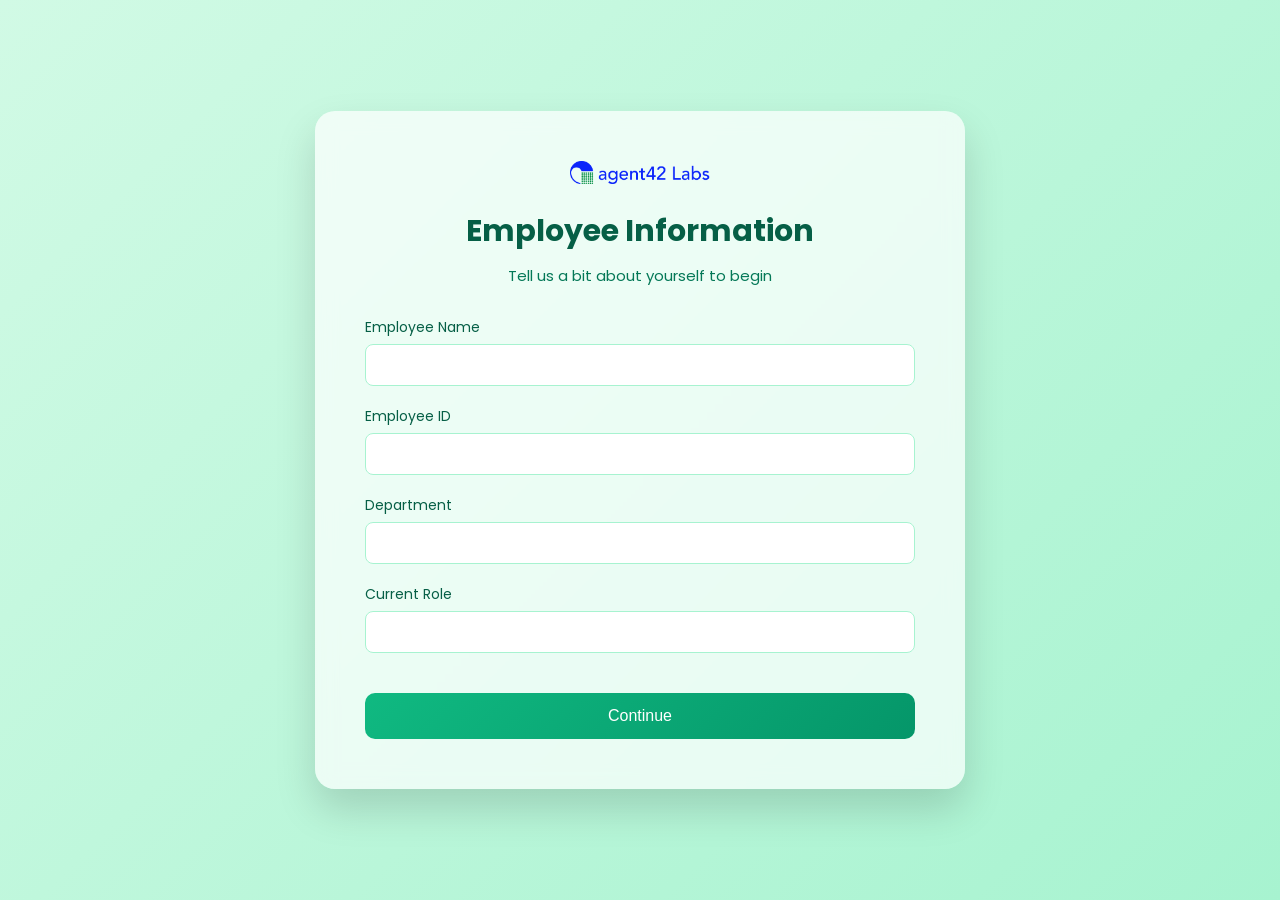
<file: frontend/employee.html>
<!DOCTYPE html>
<html lang="en">
<head>
<meta charset="UTF-8">
<title>Employee Information</title>

<link href="https://fonts.googleapis.com/css2?family=Poppins:wght@300;400;600&display=swap" rel="stylesheet">

<style>
* {
    margin: 0;
    padding: 0;
    box-sizing: border-box;
}

body {
    font-family: 'Poppins', sans-serif;
    height: 100vh;
    display: flex;
    justify-content: center;
    align-items: center;
    background: linear-gradient(135deg, #d1fae5, #a7f3d0);
}

.card {
    width: 650px;
    padding: 50px;
    border-radius: 20px;
    background: rgba(255,255,255,0.7);
    backdrop-filter: blur(10px);
    box-shadow: 0 20px 40px rgba(0,0,0,0.15);
}

.logo {
    display: block;
    margin: 0 auto 25px;
    width: 140px;
}

h1 {
    text-align: center;
    font-size: 30px;
    color: #065f46;
    margin-bottom: 10px;
}

.subtitle {
    text-align: center;
    font-size: 15px;
    color: #047857;
    margin-bottom: 30px;
}

.form-group {
    margin-bottom: 20px;
}

label {
    display: block;
    font-size: 14px;
    color: #065f46;
    margin-bottom: 6px;
}

input {
    width: 100%;
    padding: 12px;
    border-radius: 8px;
    border: 1px solid #a7f3d0;
    font-size: 14px;
    outline: none;
    transition: .3s;
}

input:focus {
    border-color: #10b981;
    box-shadow: 0 0 6px rgba(16,185,129,0.4);
}

.btn {
    width: 100%;
    margin-top: 20px;
    background: linear-gradient(135deg,#10b981,#059669);
    color: white;
    border: none;
    padding: 14px;
    font-size: 16px;
    border-radius: 10px;
    cursor: pointer;
    transition: .3s;
}

.btn:hover {
    transform: translateY(-2px);
    box-shadow: 0 10px 20px rgba(16,185,129,0.4);
}

@media(max-width:700px){
    .card{
        width:90%;
        padding:30px;
    }
}
</style>

</head>

<body>

<div class="card">

    <img src="images/agent42_Labs_Logo.png" class="logo" alt="Logo">

    <h1>Employee Information</h1>

    <div class="subtitle">
        Tell us a bit about yourself to begin
    </div>

    <form id="employeeForm">

        <div class="form-group">
            <label>Employee Name</label>
            <input
                type="text"
                id="employeeName"
                name="employeeName"
                required>
        </div>

        <div class="form-group">
            <label>Employee ID</label>
            <input
                type="number"
                id="employeeId"
                name="employeeId"
                required>
        </div>

        <div class="form-group">
            <label>Department</label>
            <input
                type="text"
                id="department"
                name="department"
                required>
        </div>

        <div class="form-group">
            <label>Current Role</label>
            <input
                type="text"
                id="currentRole"
                name="currentRole"
                required>
        </div>

        <button type="submit" class="btn">
            Continue
        </button>

    </form>

</div>

<script>

document.getElementById("employeeForm").addEventListener("submit", function(event){

    event.preventDefault();

    const employee = {

        employeeName : document.getElementById("employeeName").value.trim(),

        employeeId : document.getElementById("employeeId").value.trim(),

        department : document.getElementById("department").value.trim(),

        currentRole : document.getElementById("currentRole").value.trim()

    };

    // Save employee details locally
    localStorage.setItem(
        "employee",
        JSON.stringify(employee)
    );

    // Individual values (used by the spin page)
    localStorage.setItem(
        "appraisalEmployeeId",
        employee.employeeId
    );

    localStorage.setItem(
        "appraisalEmployeeName",
        employee.employeeName
    );

    // Go to spin page
    window.location.href = "spin.html";

});

</script>

</body>
</html>
</file>
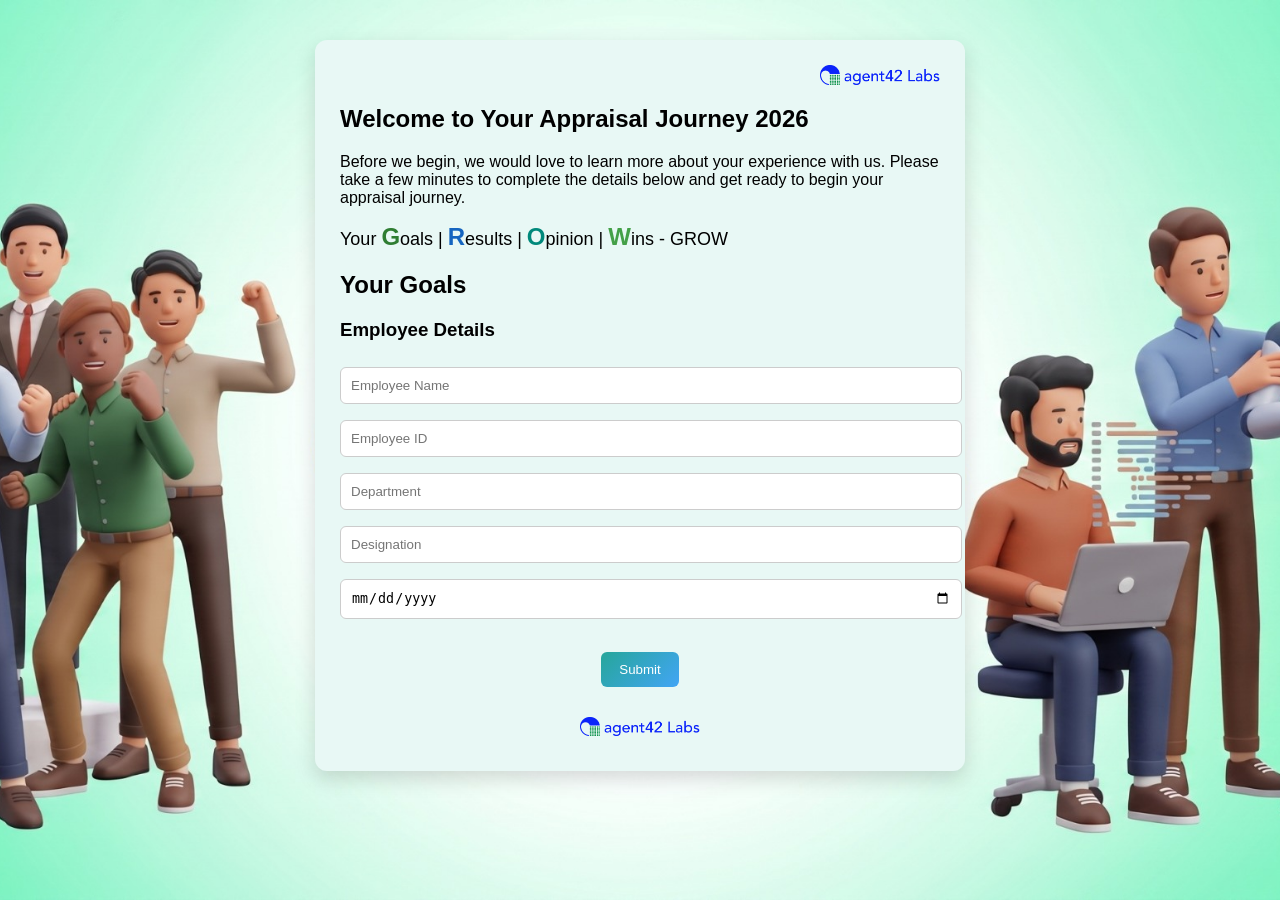
<file: frontend/form1.html>
<!DOCTYPE html>
<html>
<head>
    <title>Your Appraisal Journey - part 1</title>
    <link rel="stylesheet" href="css/style.css">
</head>
<body>


<div class="container">
<img src="images/agent42_Labs_Logo.png" class="logo-top">

<h2>Welcome to Your Appraisal Journey 2026</h2>
<p>
Before we begin, we would love to learn more about your experience with us. 
Please take a few minutes to complete the details below and get ready to begin your appraisal journey.
</p>

<div class="phase-title">
    <span>Your <span class="goals">G</span>oals</span> |
    <span><span class="results">R</span>esults</span> |
    <span><span class="opinion">O</span>pinion</span> |
    <span><span class="wins">W</span>ins - GROW</span>
</div>

<h2>Your Goals</h2>
<h3>Employee Details</h3>

<form onsubmit="goToNextPage(event)">
    
    <input type="text" placeholder="Employee Name" pattern="[A-Za-z ]+" title="Only letters and spaces are allowed"required>

    <input type="text" placeholder="Employee ID" pattern="[0-9]+" title="Employee ID must contain only numbers"required>
    
    <input type="text" placeholder="Department" pattern="[A-Za-z ]+" title="Only letters and spaces are allowed"required>
    <input type="text" placeholder="Designation" pattern="[A-Za-z ]+" title="Only letters and spaces are allowed"required>
    <input type="date" required>
    <div class="btn-center">
        <button type="submit">Submit</button>
    </div>

</form>


<img src="images/agent42_Labs_Logo.png" class="logo-bottom">
</div>


<script src="js/form.js"></script>
<script>
function goToNextPage(event) {
    event.preventDefault(); // stop reload

    // IF validation passes → go next page
    window.location.href = "questions.html";
}
</script>
</body>
</html>
</file>
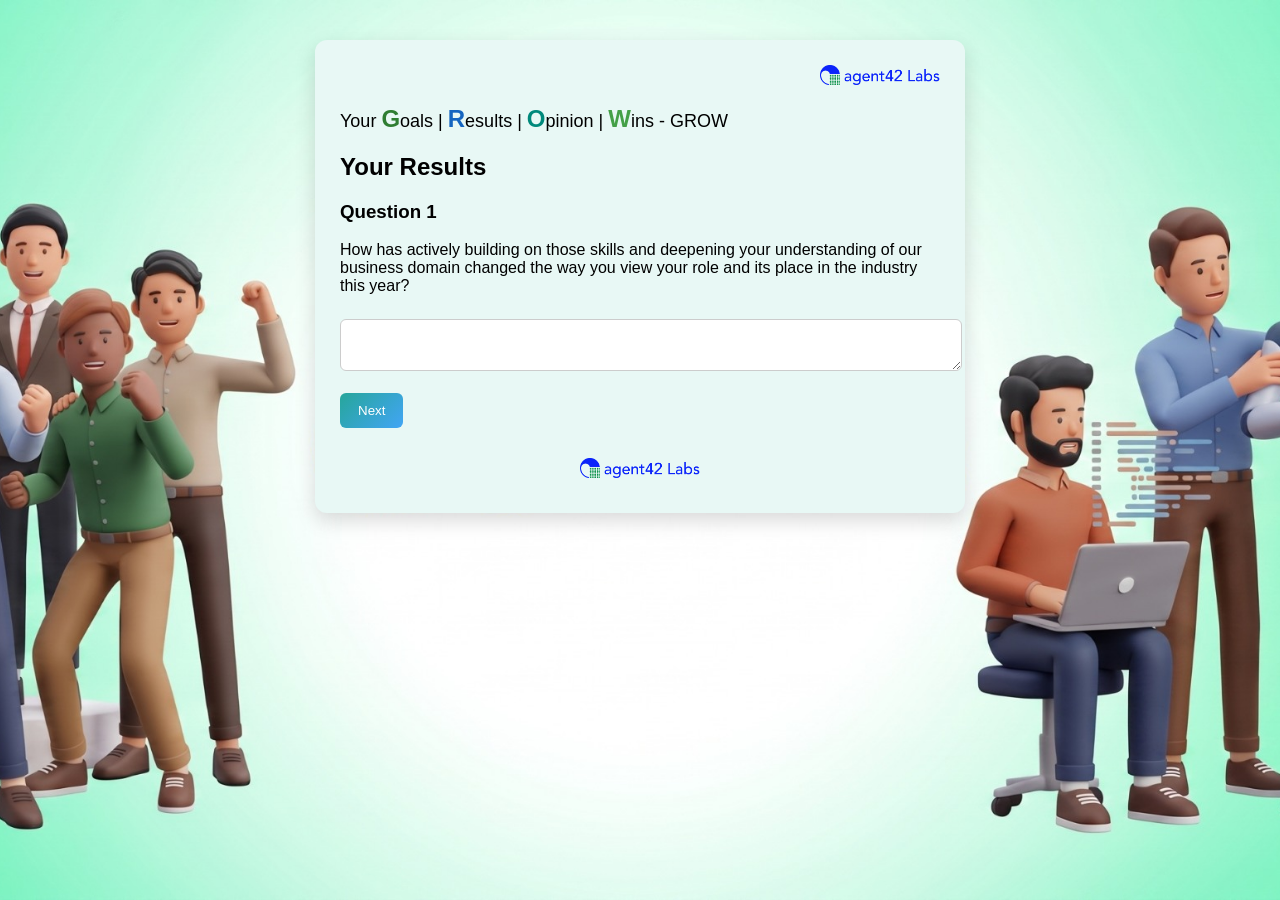
<file: frontend/form2.html>
<!DOCTYPE html>
<html>
<head>
    <title>Your Results</title>
    <link rel="stylesheet" href="css/style.css">

    <script>
        function nextQuestion() {
            let q1 = document.getElementById("answer1");

            // Use built-in validation
            if (!q1.checkValidity()) {
                q1.reportValidity();
                return;
            }

            document.getElementById("q2").style.display = "block";
            document.getElementById("nextBtn").style.display = "none";
            document.getElementById("submitBtn").style.display = "block";
        }

        function goToPhase3() {
            let q2 = document.getElementById("answer2");

            // Built-in validation
            if (!q2.checkValidity()) {
                q2.reportValidity();
                return;
            }

            window.location.href = "form3.html";
        }

        window.onload = function () {
            document.getElementById("q2").style.display = "none";
            document.getElementById("submitBtn").style.display = "none";
        };
    </script>
</head>

<body>

<div class="container">

<img src="images/agent42_Labs_Logo.png" class="logo-top">

<div class="phase-title">
    <span>Your <span class="goals">G</span>oals</span> |
    <span><span class="results">R</span>esults</span> |
    <span><span class="opinion">O</span>pinion</span> |
    <span><span class="wins">W</span>ins - GROW</span>
</div>

<h2>Your Results</h2>

<!-- Question 1 -->
<h3>Question 1</h3>
<p>
How has actively building on those skills and deepening your understanding of our business domain changed the way you view your role and its place in the industry this year?
</p>

<textarea id="answer1" required></textarea>

<button id="nextBtn" onclick="nextQuestion()">Next</button>

<!-- Question 2 -->
<div id="q2">
    <h3>Question 2</h3>
    <p>
    When you look at our daily operations, what is one tool, process, or system you identified as an opportunity for improvement to help the work smarter, not harder?
    </p>

    <textarea id="answer2" required></textarea>
</div>

<!-- Submit -->
<button id="submitBtn" onclick="goToPhase3()" style="display:block; margin:20px auto;">
    Submit
</button>

<img src="images/agent42_Labs_Logo.png" class="logo-bottom">

</div>

</body>
</html>
</file>
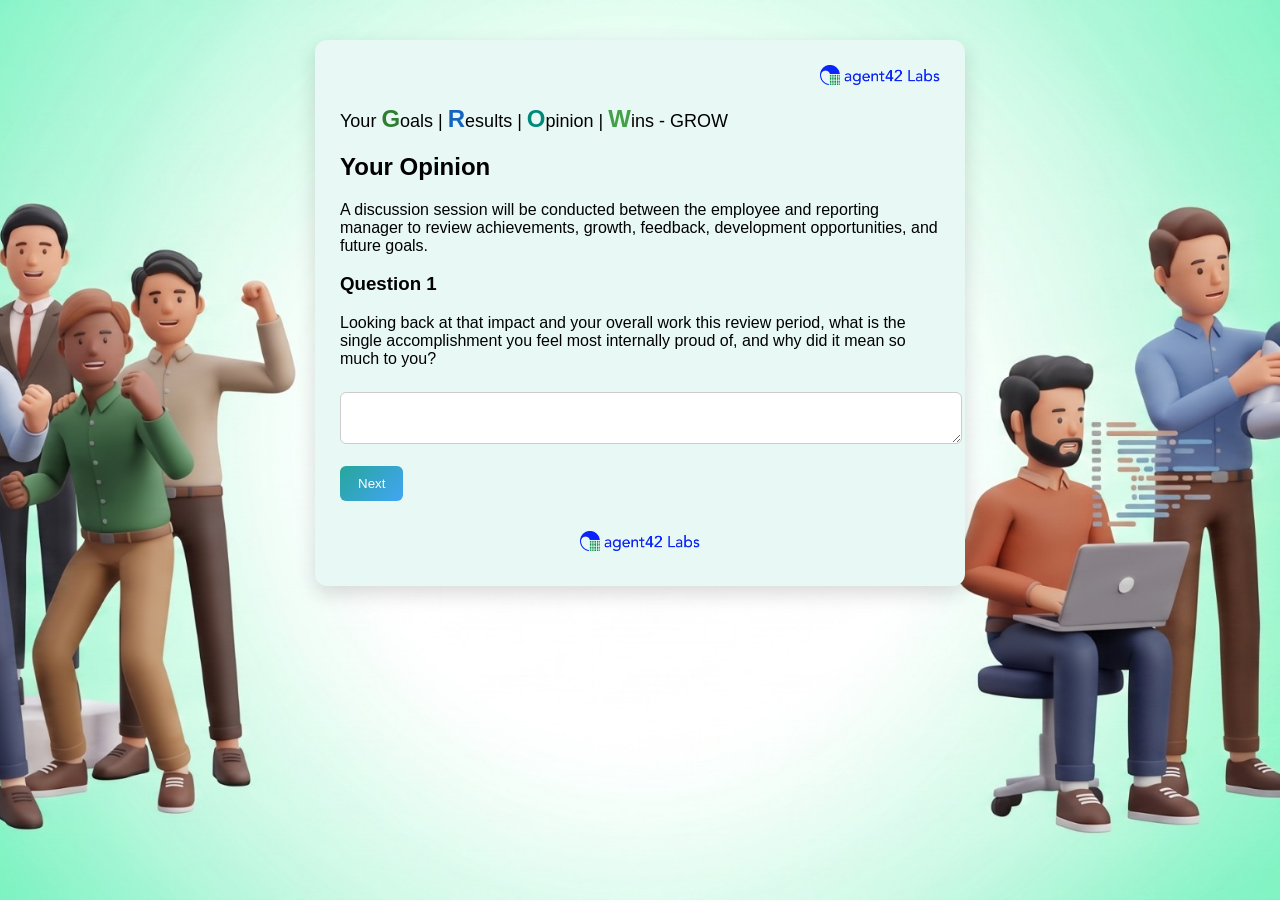
<file: frontend/form3.html>
<!DOCTYPE html>
<html>
<head>
    <title>Your Opinion</title>
    <link rel="stylesheet" href="css/style.css">

    <script>
        function nextQuestion() {
            let q1 = document.getElementById("answer1");

            if (!q1.checkValidity()) {
                q1.reportValidity();
                return;
            }

            document.getElementById("q2").style.display = "block";
            document.getElementById("nextBtn").style.display = "none";
            document.getElementById("submitBtn").style.display = "block";
        }

        function goToPhase4() {
            let q2 = document.getElementById("answer2");

            if (!q2.checkValidity()) {
                q2.reportValidity();
                return;
            }

            window.location.href = "form4.html";
        }

        window.onload = function () {
            document.getElementById("q2").style.display = "none";
            document.getElementById("submitBtn").style.display = "none";
        };
    </script>
</head>

<body>

<div class="container">

<img src="images/agent42_Labs_Logo.png" class="logo-top">

<div class="phase-title">
    <span>Your <span class="goals">G</span>oals</span> |
    <span><span class="results">R</span>esults</span> |
    <span><span class="opinion">O</span>pinion</span> |
    <span><span class="wins">W</span>ins - GROW</span>
</div>

<h2>Your Opinion</h2>

<p>
A discussion session will be conducted between the employee and reporting manager to review achievements, growth, feedback, development opportunities, and future goals.
</p>

<!-- Question 1 -->
<h3>Question 1</h3>
<p>
Looking back at that impact and your overall work this review period, what is the single accomplishment you feel most internally proud of, and why did it mean so much to you?
</p>

<textarea id="answer1" required></textarea>

<button id="nextBtn" onclick="nextQuestion()">Next</button>

<!-- Question 2 -->
<div id="q2">
    <h3>Question 2</h3>
    <p>
    What new knowledge, learning experiences, or skill sets have you actively pursued this year to make yourself a better problem solver for the company?
    </p>

    <textarea id="answer2" required></textarea>
</div>

<!-- Submit -->
<button id="submitBtn" onclick="goToPhase4()" style="display:block; margin:20px auto;">
    Submit
</button>

<img src="images/agent42_Labs_Logo.png" class="logo-bottom">

</div>

</body>
</html>
</file>
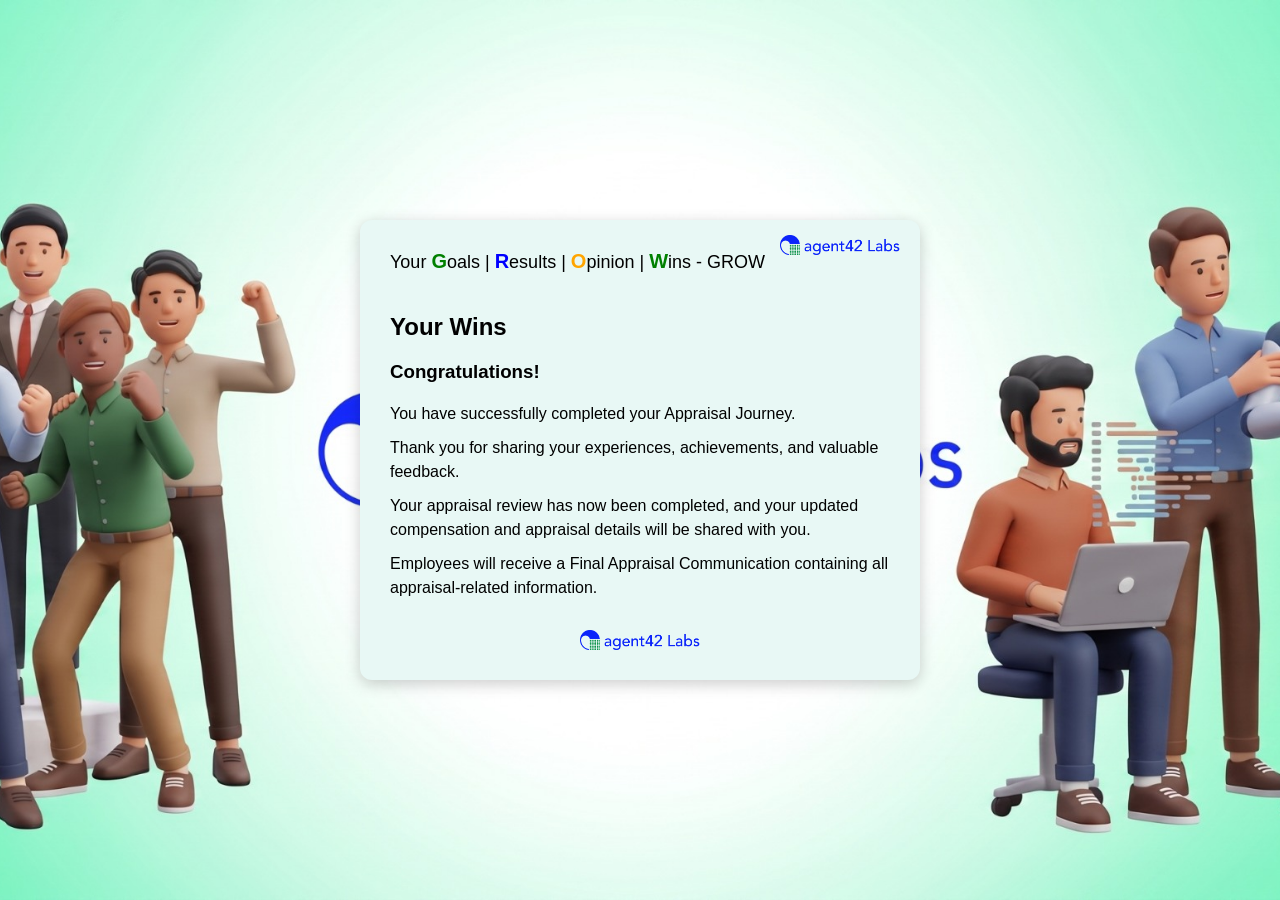
<file: frontend/form4.html>
<!DOCTYPE html>
<html>
<head>
    <title>Your Wins</title>

    <style>
        body {
            margin: 0;
            padding: 0;
            font-family: Arial, sans-serif;

            /* Background image */
            background: url('images/agent42_back.jpeg') no-repeat center center/cover;

            /* Center the container */
            display: flex;
            justify-content: center;
            align-items: center;
            height: 100vh;
        }

        .container {
            width: 500px;
            background: #e8f8f5;
            padding: 30px;
            border-radius: 12px;
            box-shadow: 0px 4px 15px rgba(0,0,0,0.2);
            text-align: left;
            position: relative;
        }

        /* Top logo */
        .logo-top {
            width: 120px;
            position: absolute;
            top: 15px;
            right: 20px;
        }

        /* Bottom logo */
        .logo-bottom {
            display: block;
            margin: 30px auto 0;
            width: 120px;
        }

        /* 🔥 FIX STARTS HERE */
        .phase-title {
            text-align: left;   
            font-size: 18px;
            margin-bottom: 20px;
            font-weight: 500;
        }

        .goals {
            color: green;
            font-weight: bold;
            font-size: 20px;
        }

        .results {
            color: blue;
            font-weight: bold;
            font-size: 20px;
        }

        .opinion {
            color: orange;
            font-weight: bold;
            font-size: 20px;
        }

        .wins {
            color: green;
            font-weight: bold;
            font-size: 20px;
        }
        /* 🔥 FIX ENDS HERE */

        h2 {
            margin-top: 40px;
        }

        h3 {
            margin-top: 20px;
        }

        p {
            line-height: 1.5;
            margin: 10px 0;
        }

    </style>
</head>

<body>

    <div class="container">

        <img src="images/agent42_Labs_Logo.png" class="logo-top">
        
        <div class="phase-title">
            <span>Your <span class="goals">G</span>oals</span> |
            <span><span class="results">R</span>esults</span> |
            <span><span class="opinion">O</span>pinion</span> |
            <span><span class="wins">W</span>ins - GROW</span>
        </div>

        <h2>Your Wins</h2>

        <h3>Congratulations!</h3>

        <p>
            You have successfully completed your Appraisal Journey.
        </p>

        <p>
            Thank you for sharing your experiences, achievements, and valuable feedback.
        </p>

        <p>
            Your appraisal review has now been completed, and your updated compensation and appraisal details will be shared with you.
        </p>

        <p>
            Employees will receive a Final Appraisal Communication containing all appraisal-related information.
        </p>

        <img src="images/agent42_Labs_Logo.png" class="logo-bottom">

    </div>

</body>
</html>
</file>
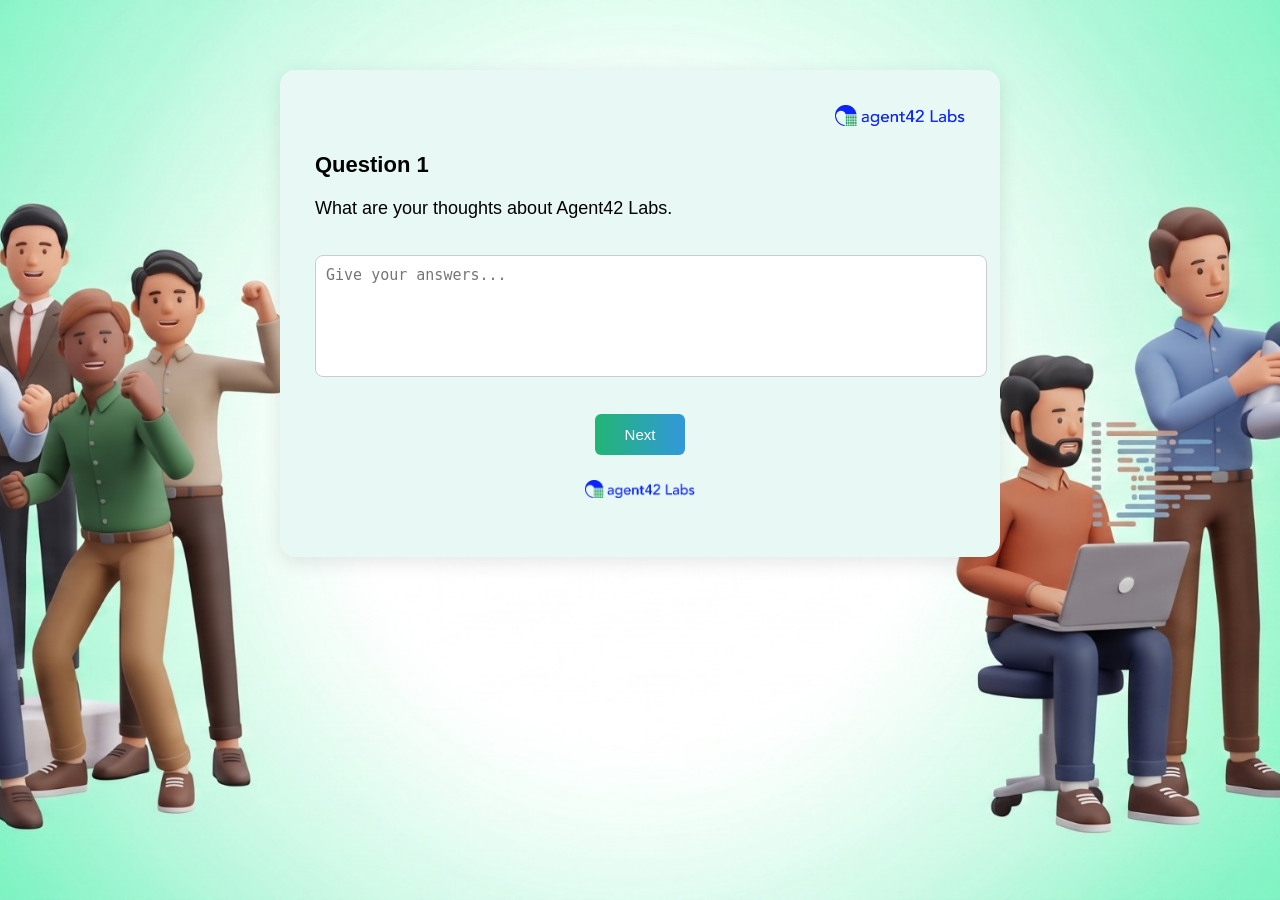
<file: frontend/questions.html>
<!DOCTYPE html>
<html lang="en">
<head>
    <link rel="stylesheet" href="css/style.css">
    <meta charset="UTF-8">
    <title>Questions</title>

    <style>
        body {
            margin: 0;
            padding: 0;
            font-family: Arial, sans-serif;
        }

        ::selection {
            background: #b9f2df;
            color: #000;
        }

        /* TOP LOGO */
        .top-logo {
            width: 130px;
            display: block;
            margin-left: auto;
            margin-bottom: 20px;
        }

        .top-logo img {
            width: 130px;
        }


        /* FORM BOX */
        .form-container {
            width: 650px;
            margin: 70px auto;
            background: #e8f8f5;
            padding: 35px;
            border-radius: 15px;
            box-shadow: 0px 5px 20px rgba(0,0,0,0.1);
        }


        /* CONTENT */
        .content {
            text-align: left;
        }


        h3 {
            font-size: 22px;
            margin-bottom: 15px;
        }

        p {
            font-size: 18px;
            line-height: 1.4;
        }


        textarea {
            width: 100%;
            height: 100px;
            margin-top: 15px;
            border: 1px solid #ccc;
            border-radius: 8px;
            padding: 10px;
            font-size: 15px;
            resize: none;
        }


        button {
            display: block;
            margin: 25px auto;
            padding: 12px 30px;
            border: none;
            border-radius: 6px;
            background: linear-gradient(to right,#22b573,#3298db);
            color: white;
            font-size: 15px;
            cursor: pointer;
        }


        /* BOTTOM LOGO */
        .bottom-logo {
            text-align:center;
            margin-top:20px;
            padding-bottom:20px;
        }

        .bottom-logo img {
            width:110px;
        }

    </style>


    <script>

        function goNext(event, next) {
            event.preventDefault();
            document.getElementById("q" + next).style.display = "block";
        }

        function goToQuestions2(event) {
            event.preventDefault();
            const textarea = document.querySelector("#q3 textarea");
            if (!textarea || textarea.value.trim() === "") {
                textarea.reportValidity();
                return;
            }
            window.location.href = "questions2.html";
        }

    </script>

</head>


<body>



<div class="form-container">



<div class="content">


    <div class="top-logo">
        <img src="images/agent42_Labs_Logo.png" alt="Logo">
    </div>

        <div id="q1">
            <h3>Question 1</h3>

            <p>
            What are your thoughts about Agent42 Labs.
            </p>

            <form onsubmit="goNext(event, 2)">
                <textarea required placeholder="Give your answers..."></textarea>
                <button type="submit">Next</button>
            </form>
        </div>



        <div id="q2" style="display:none;">


            <h3>Question 2</h3>

            <p>
            Reflecting on your interactions this year, share a specific instance where a client’s positive feedback or appreciation made you realize the direct impact your work has on their success.
            </p>

            <form onsubmit="goNext(event, 3)">
                <textarea required placeholder="Give your answers..."></textarea>
                <button type="submit">Next</button>
            </form>

        </div>




        <div id="q3" style="display:none;">


            <h3>Question 3</h3>


            <p> 
            Which specific technical tools or practical skills did you rely on most heavily this year to navigate your daily tasks effectively?
            </p>

            <form onsubmit="goToQuestions2(event)">
                <textarea required placeholder="Give your answers..."></textarea>
                <button type="submit">Submit</button>
            </form>

        </div>

<div class="bottom-logo">

<img src="images/agent42_Labs_Logo.png" alt="Logo">

</div>

</div>


</div>




</body>
</html>
</file>
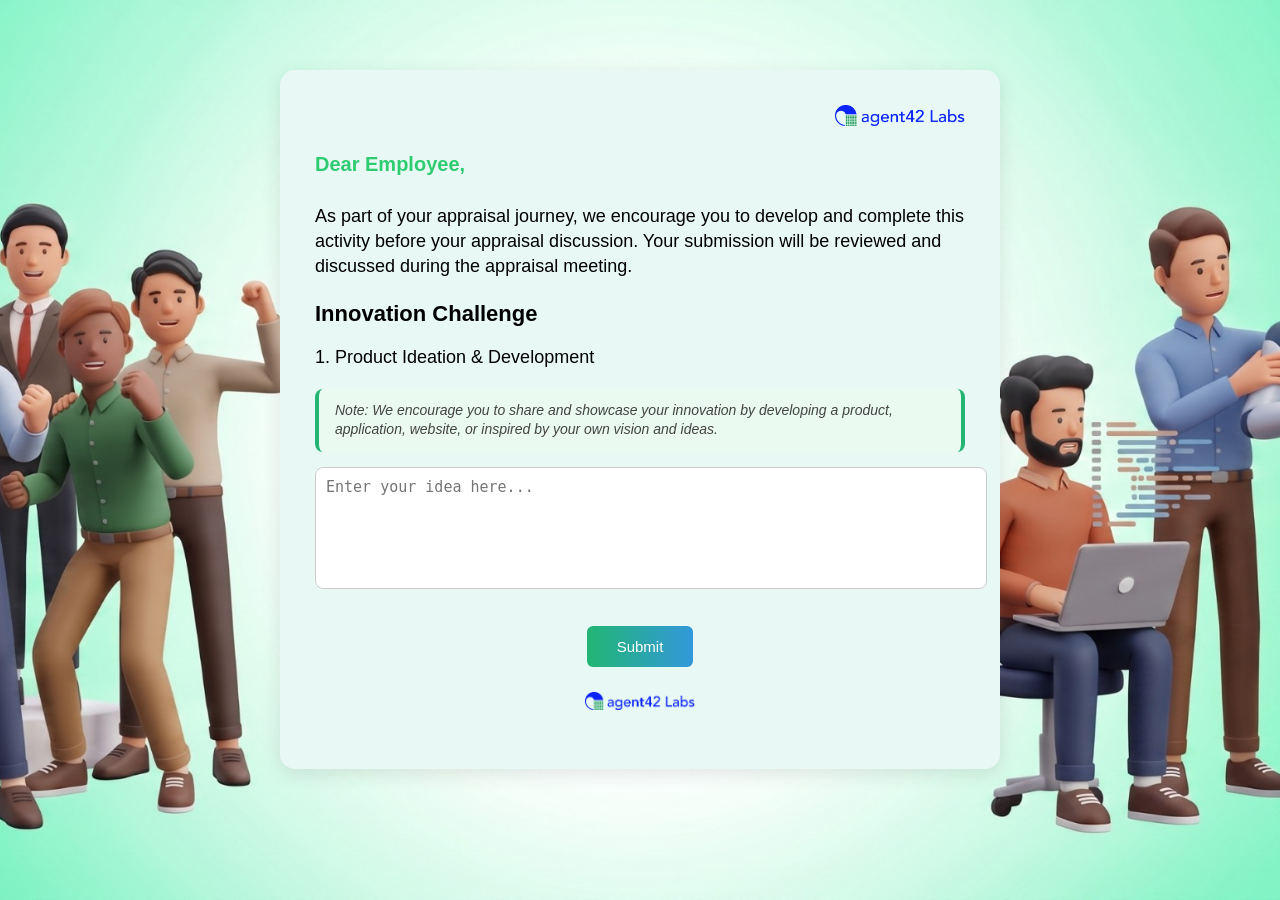
<file: frontend/questions2.html>
<!DOCTYPE html>
<html lang="en">
<head>
    <link rel="stylesheet" href="css/style.css">
    <meta charset="UTF-8">
    <title>Innovation Challenge</title>

    <style>
        body {
            margin: 0;
            padding: 0;
            font-family: Arial, sans-serif;
        }

        ::selection {
            background: #b9f2df;
            color: #000;
        }

        /* TOP LOGO */
        .top-logo {
            width: 130px;
            display: block;
            margin-left: auto;
            margin-bottom: 20px;
        }

        .top-logo img {
            width: 130px;
        }


        /* FORM BOX */
        .form-container {
            width: 650px;
            margin: 70px auto;
            background: #e8f8f5;
            padding: 35px;
            border-radius: 15px;
            box-shadow: 0px 5px 20px rgba(0,0,0,0.1);
        }


        /* CONTENT */
        .content {
            text-align: left;
        }


        h3 {
            font-size: 22px;
            margin-bottom: 15px;
        }

        p {
            font-size: 18px;
            line-height: 1.4;
        }

        .highlight-text {
            color: #2ecc71;
            font-weight: bold;
            font-size: 20px;
        }

        .note-box {
            background: #eafaf1;
            border-left: 4px solid #22b573;
            border-right: 4px solid #22b573;
            border-radius: 8px;
            padding: 12px 16px;
            margin-top: 10px;
        }

        .note-text {
            font-size: 14px;
            font-style: italic;
            color: #444;
            margin: 0;
        }


        textarea {
            width: 100%;
            height: 100px;
            margin-top: 15px;
            border: 1px solid #ccc;
            border-radius: 8px;
            padding: 10px;
            font-size: 15px;
            resize: none;
        }


        button {
            display: block;
            margin: 25px auto;
            padding: 12px 30px;
            border: none;
            border-radius: 6px;
            background: linear-gradient(to right,#22b573,#3298db);
            color: white;
            font-size: 15px;
            cursor: pointer;
        }


        /* BOTTOM LOGO */
        .bottom-logo {
            text-align:center;
            margin-top:20px;
            padding-bottom:20px;
        }

        .bottom-logo img {
            width:110px;
        }

    </style>

    <script>
        function submitIdea(event) {
            event.preventDefault();
            window.location.href = "success.html";
        }
    </script>
</head>


<body>



<div class="form-container">



<div class="content">


    <div class="top-logo">
        <img src="images/agent42_Labs_Logo.png" alt="Logo">
    </div>

    <p>
    <span class="highlight-text">Dear Employee,</span><br><br>
    As part of your appraisal journey, we encourage you to develop and complete this activity before your appraisal discussion. 
    Your submission will be reviewed and discussed during the appraisal meeting.
    </p>


    <h3>Innovation Challenge</h3>


    <p>
    1. Product Ideation & Development
    </p>

    <div class="note-box">
        <p class="note-text">
        Note: We encourage you to share and showcase your innovation by developing a product, application, website, or inspired by your own vision and ideas.
        </p>
    </div>

    <form onsubmit="submitIdea(event)">
        <textarea required placeholder="Enter your idea here..."></textarea>
        <button type="submit">Submit</button>
    </form>

<div class="bottom-logo">

<img src="images/agent42_Labs_Logo.png" alt="Logo">

</div>

</div>


</div>




</body>
</html>
</file>
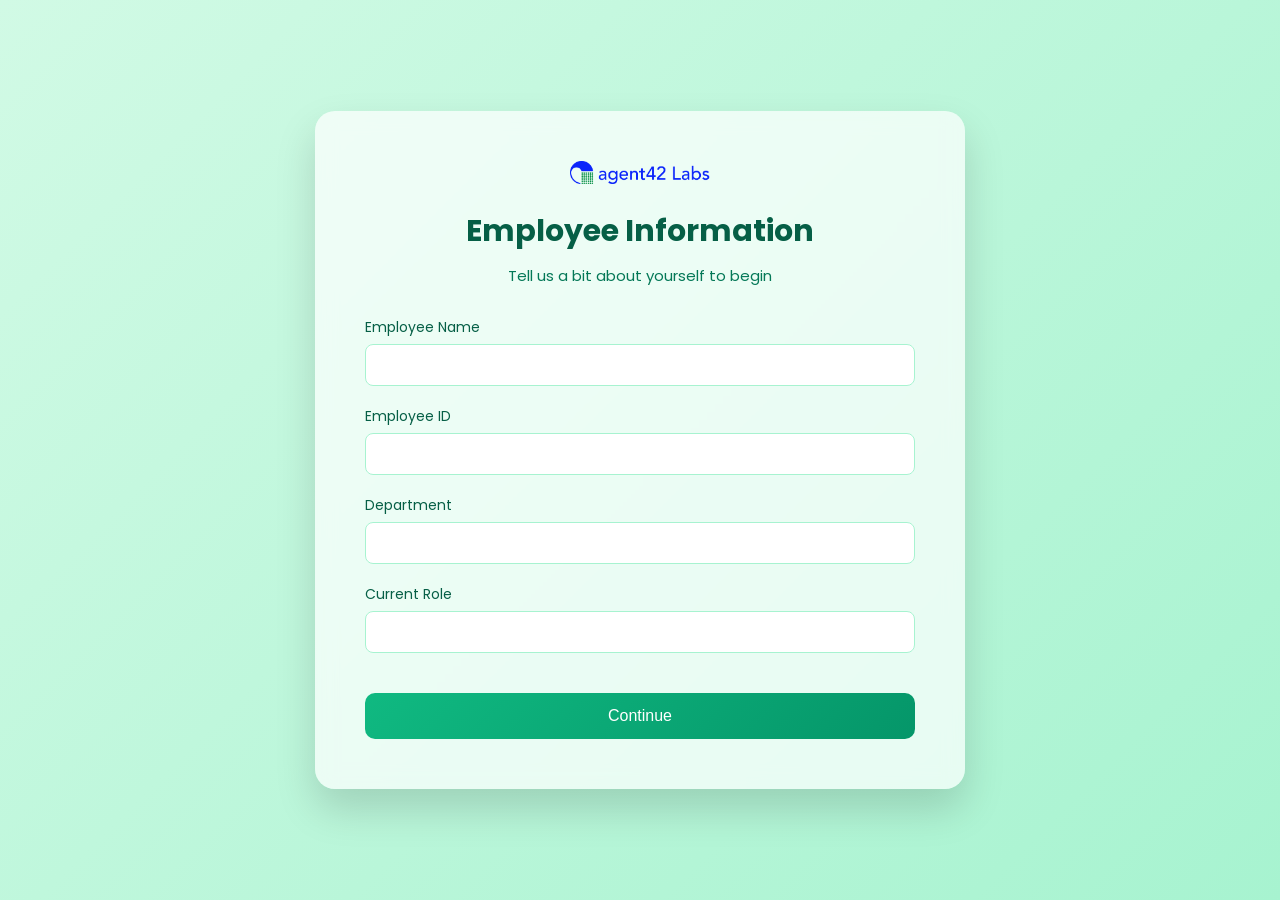
<file: frontend/spin.html>
<!DOCTYPE html>
<html lang="en">
<head>
<meta charset="UTF-8">
<meta name="viewport" content="width=device-width, initial-scale=1.0">

<title>Spin Challenge</title>

<style>
:root {
    --green-1: #0b3d2e;
    --green-2: #146c43;
    --green-3: #1f9d5b;
    --green-4: #4fbf80;
    --mint-1: #eafaf1;
    --mint-2: #d8f3e2;
    --gold: #c9962c;
    --ink: #122620;
    --muted: #5c6b63;
    --danger: #b42318;
    --success: #067647;
    --shadow: 0 28px 65px rgba(11, 61, 46, 0.22);
}

* {
    box-sizing: border-box;
}

body {
    font-family: "Segoe UI", Arial, sans-serif;
    margin: 0;
    min-height: 100vh;
    display: flex;
    align-items: center;
    justify-content: center;
    padding: 40px 20px;

    background:
        radial-gradient(
            circle at 12% 8%,
            rgba(31, 157, 91, 0.20),
            transparent 42%
        ),
        radial-gradient(
            circle at 92% 88%,
            rgba(11, 61, 46, 0.16),
            transparent 46%
        ),
        linear-gradient(
            160deg,
            #eef7f2,
            #e0f0e6
        );

    color: var(--ink);
    position: relative;
    overflow-x: hidden;
}

.container {
    width: min(650px, 94vw);
    margin: auto;

    background:
        radial-gradient(
            circle at 100% 0%,
            rgba(79, 191, 128, 0.22),
            transparent 55%
        ),
        radial-gradient(
            circle at 0% 100%,
            rgba(11, 61, 46, 0.20),
            transparent 50%
        ),
        linear-gradient(
            165deg,
            var(--mint-1) 0%,
            var(--mint-2) 100%
        );

    padding: 0 34px 34px;
    border-radius: 24px;
    box-shadow:
        var(--shadow),
        0 0 0 1px rgba(20, 108, 67, 0.16);

    position: relative;
    z-index: 2;
    overflow: hidden;
    text-align: center;
}

.accent-bar {
    height: 8px;
    margin: 0 -34px 26px;

    background: linear-gradient(
        90deg,
        var(--green-1),
        var(--green-3),
        var(--green-4),
        var(--green-2)
    );
}

.header-row {
    display: flex;
    align-items: center;
    justify-content: space-between;
    gap: 14px;
    margin-bottom: 6px;
}

.title-block {
    text-align: left;
}

.title-block h2 {
    font-size: 28px;
    margin: 0 0 4px;
    letter-spacing: 0.2px;
    color: var(--green-1);
    font-family: Georgia, "Times New Roman", serif;
}

.logo-top {
    height: 28px;
    flex-shrink: 0;
}

.subtitle {
    color: var(--muted);
    font-size: 14.5px;
    font-weight: 700;
    margin: 6px 0 18px;
    text-align: left;
}

.employee-info {
    padding: 11px 14px;
    margin-bottom: 18px;
    border-radius: 12px;
    border: 1px solid rgba(79, 191, 128, 0.65);
    background: rgba(255, 255, 255, 0.58);
    text-align: left;
    font-size: 13px;
    color: var(--green-1);
}

.employee-info strong {
    color: var(--green-2);
}

.stats {
    display: flex;
    justify-content: center;
    gap: 18px;
    margin-bottom: 24px;
    flex-wrap: wrap;
}

.stat {
    background: linear-gradient(
        135deg,
        #ffffff,
        var(--mint-2)
    );

    border: 1px solid var(--green-4);
    border-radius: 14px;
    padding: 9px 20px;
    font-weight: 700;
    font-size: 15px;
    color: var(--green-1);

    box-shadow:
        0 6px 14px rgba(20, 108, 67, 0.14);
}

.stat span {
    color: var(--green-2);
}

.status-message {
    display: none;
    margin: 0 auto 22px;
    max-width: 500px;
    padding: 12px 16px;
    border-radius: 12px;
    font-size: 14px;
    font-weight: 700;
    line-height: 1.5;
}

.status-message.show {
    display: block;
}

.status-message.info {
    color: #175cd3;
    background: #eff8ff;
    border: 1px solid #b2ddff;
}

.status-message.success {
    color: var(--success);
    background: #ecfdf3;
    border: 1px solid #abefc6;
}

.status-message.error {
    color: var(--danger);
    background: #fef3f2;
    border: 1px solid #fecdca;
}

.status-message.warning {
    color: #93370d;
    background: #fffaeb;
    border: 1px solid #fedf89;
}

.wheel-wrap {
    position: relative;
    width: 300px;
    height: 300px;
    margin: 10px auto 32px;
}

.wheel-glow {
    position: absolute;
    inset: -20px;
    border-radius: 50%;

    background: radial-gradient(
        circle,
        rgba(79, 191, 128, 0.35),
        transparent 70%
    );

    filter: blur(7px);
    z-index: 0;
}

.pointer {
    position: absolute;
    top: -16px;
    left: 50%;
    transform: translateX(-50%);

    width: 0;
    height: 0;

    border-left: 15px solid transparent;
    border-right: 15px solid transparent;
    border-top: 26px solid #111111;

    filter:
        drop-shadow(0 5px 8px rgba(0, 0, 0, 0.45));

    z-index: 5;
}

.wheel-outer {
    width: 100%;
    height: 100%;
    border-radius: 50%;
    padding: 12px;

    background: conic-gradient(
        from 0deg,
        #0b5d3b,
        #1e7a4f,
        #2e8b57,
        #1e7a4f,
        #0b5d3b
    );

    box-shadow:
        0 18px 40px rgba(11, 61, 46, 0.24),
        inset 0 0 0 2px rgba(255, 255, 255, 0.65);

    position: relative;
    z-index: 1;
}

#wheelCanvas {
    display: block;
    width: 100%;
    height: 100%;
    border-radius: 50%;
    background: #ffffff;

    box-shadow:
        inset 0 0 16px rgba(0, 0, 0, 0.16);

    transition:
        transform 4.5s
        cubic-bezier(0.17, 0.88, 0.35, 1);
}

.hub {
    position: absolute;
    top: 50%;
    left: 50%;

    width: 58px;
    height: 58px;

    transform: translate(-50%, -50%);
    border-radius: 50%;

    background: radial-gradient(
        circle at 35% 30%,
        #fff8e5,
        var(--gold) 75%
    );

    box-shadow:
        0 5px 14px rgba(0, 0, 0, 0.32),
        inset 0 0 0 3px #ffffff;

    z-index: 4;

    display: flex;
    align-items: center;
    justify-content: center;

    font-size: 11px;
    font-weight: 800;
    color: var(--green-1);
    letter-spacing: 0.5px;
}

button {
    border: none;
    cursor: pointer;
    font-weight: 700;
    letter-spacing: 0.3px;

    transition:
        transform 0.15s ease,
        box-shadow 0.15s ease,
        opacity 0.15s ease;
}

button:active {
    transform: scale(0.97);
}

button:disabled {
    opacity: 0.55;
    cursor: not-allowed;
    transform: none;
}

#spinBtn {
    padding: 14px 52px;
    font-size: 16px;
    color: #f4fff8;
    border-radius: 32px;

    background: linear-gradient(
        135deg,
        var(--green-3),
        var(--green-1)
    );

    box-shadow:
        0 14px 28px rgba(11, 61, 46, 0.42),
        inset 0 0 0 1px rgba(79, 191, 128, 0.4);

    position: relative;
    overflow: hidden;
}

#spinBtn::after {
    content: "";
    position: absolute;
    top: 0;
    left: -60%;

    width: 40%;
    height: 100%;

    background: linear-gradient(
        120deg,
        transparent,
        rgba(255, 255, 255, 0.4),
        transparent
    );

    transform: skewX(-20deg);
    transition: left 0.6s ease;
}

#spinBtn:hover:not(:disabled)::after {
    left: 130%;
}

#spinBtn:hover:not(:disabled) {
    box-shadow:
        0 18px 32px rgba(11, 61, 46, 0.52),
        inset 0 0 0 1px rgba(79, 191, 128, 0.6);
}

.challenge-box {
    margin-top: 22px;
    min-height: 20px;
    font-weight: 700;
    color: var(--green-2);
    font-size: 15.5px;
}

.deadline {
    margin-top: 7px;
    font-size: 13px;
    color: var(--muted);
    font-weight: 600;
}

.progress-wrap {
    margin: 28px auto 26px;
    max-width: 420px;
    text-align: left;
}

.progress-label-row {
    display: flex;
    justify-content: space-between;
    align-items: center;
    margin-bottom: 8px;

    font-size: 13.5px;
    font-weight: 700;
    color: var(--green-1);
}

.progress-label-row span.muted {
    color: var(--muted);
    font-weight: 700;
}

.progress-track {
    position: relative;
    width: 100%;
    height: 14px;
    border-radius: 20px;

    background: linear-gradient(
        135deg,
        #ffffff,
        var(--mint-2)
    );

    border: 1px solid var(--green-4);

    box-shadow:
        inset 0 2px 5px rgba(11, 61, 46, 0.18);

    overflow: hidden;
}

.progress-fill {
    height: 100%;
    width: 0%;
    border-radius: 20px;

    background: linear-gradient(
        90deg,
        var(--green-2),
        var(--green-3),
        var(--gold)
    );

    box-shadow:
        0 0 10px rgba(31, 157, 91, 0.55);

    transition:
        width 0.7s
        cubic-bezier(0.17, 0.88, 0.35, 1);

    position: relative;
}

.progress-fill::after {
    content: "";
    position: absolute;
    inset: 0;

    background: linear-gradient(
        120deg,
        transparent,
        rgba(255, 255, 255, 0.55),
        transparent
    );

    transform: translateX(-100%);
    animation: shimmer 2.4s ease-in-out infinite;
}

@keyframes shimmer {
    0% {
        transform: translateX(-100%);
    }

    100% {
        transform: translateX(100%);
    }
}

.progress-steps {
    display: flex;
    justify-content: space-between;
    margin-top: 8px;
    padding: 0 1px;
}

.progress-step {
    width: 20px;
    height: 20px;
    border-radius: 50%;

    background: #ffffff;
    border: 2px solid var(--green-4);

    display: flex;
    align-items: center;
    justify-content: center;

    font-size: 10px;
    font-weight: 800;
    color: var(--muted);

    transition: all 0.3s ease;
}

.progress-step.done {
    background: linear-gradient(
        135deg,
        var(--green-3),
        var(--green-1)
    );

    border-color: var(--green-1);
    color: #f4fff8;

    box-shadow:
        0 3px 8px rgba(11, 61, 46, 0.4);
}

.progress-step.active {
    border-color: var(--gold);
    color: var(--gold);

    box-shadow:
        0 0 0 4px rgba(201, 150, 44, 0.18);
}

.submission-section {
    display: none;
    margin: 26px auto 0;
    max-width: 500px;
    padding: 22px;

    border-radius: 16px;
    border: 1px solid var(--green-4);

    background:
        rgba(255, 255, 255, 0.72);

    text-align: left;

    box-shadow:
        0 10px 24px rgba(11, 61, 46, 0.14);
}

.submission-section.show {
    display: block;
}

.submission-section h3 {
    margin: 0 0 8px;
    color: var(--green-1);
    font-size: 18px;
}

.submission-section p {
    margin: 0 0 16px;
    color: var(--muted);
    font-size: 13px;
    line-height: 1.5;
}

.file-input {
    width: 100%;
    padding: 10px;
    border-radius: 10px;
    border: 1px solid var(--green-4);
    background: #ffffff;
    color: var(--ink);
    margin-bottom: 14px;
}

#submitFileButton {
    width: 100%;
    padding: 12px 20px;
    border-radius: 24px;

    background: linear-gradient(
        135deg,
        var(--green-3),
        var(--green-1)
    );

    color: #ffffff;
    font-size: 14px;

    box-shadow:
        0 10px 22px rgba(11, 61, 46, 0.30);
}

.completed-list {
    margin: 24px auto 0;
    max-width: 500px;
    padding: 18px 20px;

    border-radius: 14px;
    border: 1px solid rgba(79, 191, 128, 0.65);
    background: rgba(255, 255, 255, 0.55);

    text-align: left;
}

.completed-list h3 {
    margin: 0 0 10px;
    color: var(--green-1);
    font-size: 15px;
}

.completed-list ul {
    margin: 0;
    padding-left: 20px;
}

.completed-list li {
    margin-bottom: 6px;
    color: var(--muted);
    font-size: 13px;
}

.completed-list .empty {
    color: var(--muted);
    font-size: 13px;
}

#finalMessage {
    color: var(--gold);
    font-weight: 800;
    margin-top: 16px;
    min-height: 20px;
}

.logo-bottom-wrap {
    margin-top: 26px;
    display: flex;
    justify-content: center;
}

.logo-bottom {
    height: 26px;
    opacity: 0.85;
}

#confettiCanvas {
    position: fixed;
    top: 0;
    left: 0;

    width: 100%;
    height: 100%;

    pointer-events: none;
    z-index: 50;
}

.modal-overlay {
    position: fixed;
    inset: 0;

    background: rgba(8, 26, 20, 0.62);
    backdrop-filter: blur(2px);

    display: flex;
    align-items: center;
    justify-content: center;

    opacity: 0;
    pointer-events: none;

    transition:
        opacity 0.3s ease;

    z-index: 60;
}

.modal-overlay.show {
    opacity: 1;
    pointer-events: auto;
}

.modal-box {
    background: linear-gradient(
        160deg,
        #ffffff,
        var(--mint-2)
    );

    border-radius: 20px;
    padding: 36px 32px 30px;

    width: min(380px, 88vw);
    text-align: center;

    box-shadow:
        0 32px 75px rgba(0, 0, 0, 0.42);

    transform:
        translateY(18px)
        scale(0.96);

    transition:
        transform 0.35s
        cubic-bezier(0.17, 0.88, 0.35, 1);

    border-top: 5px solid var(--green-3);
}

.modal-overlay.show .modal-box {
    transform:
        translateY(0)
        scale(1);
}

.modal-icon {
    width: 64px;
    height: 64px;
    margin: 0 auto 14px;

    border-radius: 50%;

    background: linear-gradient(
        135deg,
        var(--gold),
        #e8c766
    );

    display: flex;
    align-items: center;
    justify-content: center;

    font-size: 28px;

    box-shadow:
        0 10px 22px rgba(201, 150, 44, 0.5);
}

.modal-box h3 {
    margin: 0 0 6px;
    font-size: 13px;
    text-transform: uppercase;
    letter-spacing: 1.3px;
    color: var(--muted);
    font-weight: 700;
}

.modal-box .challenge-name {
    font-size: 22px;
    font-weight: 800;
    color: var(--green-1);
    margin: 4px 0 10px;
    line-height: 1.35;
    font-family: Georgia, "Times New Roman", serif;
}

.modal-deadline {
    margin: 0 0 22px;
    font-size: 13px;
    color: var(--muted);
}

#continueBtn {
    padding: 13px 36px;
    font-size: 15px;
    color: #f4fff8;
    border-radius: 28px;

    background: linear-gradient(
        135deg,
        var(--green-3),
        var(--green-1)
    );

    box-shadow:
        0 14px 26px rgba(11, 61, 46, 0.42);

    width: 100%;
}

@media (max-width: 700px) {
    body {
        padding: 20px 12px;
        align-items: flex-start;
    }

    .container {
        width: 100%;
        padding: 0 20px 28px;
    }

    .accent-bar {
        margin-left: -20px;
        margin-right: -20px;
    }

    .wheel-wrap {
        width: 270px;
        height: 270px;
    }

    .title-block h2 {
        font-size: 24px;
    }

    .stats {
        gap: 10px;
    }

    .stat {
        padding: 8px 14px;
    }
}
</style>
</head>

<body>

<canvas id="confettiCanvas"></canvas>

<div class="container">

    <div class="accent-bar"></div>

    <div class="header-row">

        <div class="title-block">
            <h2>Spin Challenge</h2>
        </div>

        <img
            src="images/agent42_Labs_Logo.png"
            class="logo-top"
            alt="Agent42 Labs"
            onerror="this.style.display='none'"
        >

    </div>

    <p class="subtitle">
        Complete challenges to earn points and unlock your appraisal date.
    </p>

    <div class="employee-info">

        Employee:
        <strong id="employeeNameDisplay">Loading...</strong>

        &nbsp; | &nbsp;

        Employee ID:
        <strong id="employeeIdDisplay">Loading...</strong>

    </div>

    <div class="stats">

        <div class="stat">
            Week:
            <span id="week">1</span>
        </div>

        <div class="stat">
            Points:
            <span id="points">0</span>
        </div>

        <div class="stat">
            Completed:
            <span id="completedCount">0/5</span>
        </div>

    </div>

    <div
        id="weeklyMessage"
        class="status-message"
    ></div>

    <div class="wheel-wrap">

        <div class="wheel-glow"></div>

        <div class="pointer"></div>

        <div class="wheel-outer">

            <canvas
                id="wheelCanvas"
                width="600"
                height="600"
            ></canvas>

        </div>

        <div class="hub">
            SPIN
        </div>

    </div>

    <button
        id="spinBtn"
        type="button"
    >
        SPIN
    </button>

    <div
        class="challenge-box"
        id="challenge"
    ></div>

    <div
        class="deadline"
        id="deadline"
    ></div>

    <div class="progress-wrap">

        <div class="progress-label-row">

            <span>
                Overall Progress
            </span>

            <span
                class="muted"
                id="progressText"
            >
                0 of 5 completed
            </span>

        </div>

        <div class="progress-track">

            <div
                class="progress-fill"
                id="progressFill"
            ></div>

        </div>

        <div
            class="progress-steps"
            id="progressSteps"
        ></div>

    </div>

    <div
        id="submissionSection"
        class="submission-section"
    >

        <h3>
            Upload Your Challenge Submission
        </h3>

        <p>
            Upload an image, screenshot, or PDF as confirmation
            that you completed the assigned task. The submission
            will close after Friday.
        </p>

        <input
            type="file"
            id="challengeFile"
            class="file-input"
            accept=".png,.jpg,.jpeg,.pdf"
        >

        <button
            type="button"
            id="submitFileButton"
        >
            Submit Challenge
        </button>

    </div>

    <div class="completed-list">

        <h3>
            Completed Challenges
        </h3>

        <div id="completedChallenges">
            <span class="empty">
                No challenges completed yet.
            </span>
        </div>

    </div>

    <p id="finalMessage"></p>

    <div class="logo-bottom-wrap">

        <img
            src="images/agent42_Labs_Logo.png"
            class="logo-bottom"
            alt="Agent42 Labs"
            onerror="this.style.display='none'"
        >

    </div>

</div>

<div
    class="modal-overlay"
    id="modalOverlay"
>

    <div class="modal-box">

        <div class="modal-icon">
            🎯
        </div>

        <h3>
            Your Challenge
        </h3>

        <div
            class="challenge-name"
            id="modalChallengeName"
        ></div>

        <p
            class="modal-deadline"
            id="modalDeadline"
        ></p>

        <button
            id="continueBtn"
            type="button"
        >
            Continue
        </button>

    </div>

</div>

<script>

const API_BASE = "https://appraisal-ng53.onrender.com/api";

const employeeId =
    localStorage.getItem("appraisalEmployeeId");

const employeeName =
    localStorage.getItem("appraisalEmployeeName");

if (!employeeId) {
    window.location.href = "employee.html";
}

document.getElementById("employeeIdDisplay").textContent =
    employeeId || "Not available";

document.getElementById("employeeNameDisplay").textContent =
    employeeName || "Employee";

/*
========================================================
CHALLENGE CONFIGURATION
========================================================
*/

const ALL_CHALLENGES = [
    "Business Challenge Solver",
    "Community Contributor",
    "Company Quiz Creator",
    "Webinar Champion",
    "Company Spotlight Post"
];

const WHEEL_COLORS = [
    "#A8D5BA",
    "#F3D9A3",
    "#B8CBE8",
    "#E6B8C4",
    "#AEE4D4"
];

const TOTAL_CHALLENGES = 5;

const POINTER_ANGLE_DEG = 270;

let availableChallenges = [...ALL_CHALLENGES];

let currentChallenge = "";

let currentRotation = 0;

let spinning = false;

let statusLoading = false;

/*
========================================================
PAGE ELEMENTS
========================================================
*/

const canvas =
    document.getElementById("wheelCanvas");

const ctx =
    canvas.getContext("2d");

const spinButton =
    document.getElementById("spinBtn");

const weeklyMessage =
    document.getElementById("weeklyMessage");

const challengeElement =
    document.getElementById("challenge");

const deadlineElement =
    document.getElementById("deadline");

const submissionSection =
    document.getElementById("submissionSection");

const submitFileButton =
    document.getElementById("submitFileButton");

const challengeFile =
    document.getElementById("challengeFile");

const completedChallengesElement =
    document.getElementById("completedChallenges");

const modalOverlay =
    document.getElementById("modalOverlay");

const modalChallengeName =
    document.getElementById("modalChallengeName");

const modalDeadline =
    document.getElementById("modalDeadline");

const continueButton =
    document.getElementById("continueBtn");

/*
========================================================
WHEEL DRAWING
========================================================
*/

function drawWheel() {

    const cx =
        canvas.width / 2;

    const cy =
        canvas.height / 2;

    const radius =
        canvas.width / 2;

    ctx.clearRect(
        0,
        0,
        canvas.width,
        canvas.height
    );

    if (availableChallenges.length === 0) {

        ctx.beginPath();

        ctx.arc(
            cx,
            cy,
            radius,
            0,
            Math.PI * 2
        );

        ctx.fillStyle = "#d8f3e2";
        ctx.fill();

        ctx.lineWidth = 5;
        ctx.strokeStyle = "#146c43";
        ctx.stroke();

        ctx.fillStyle = "#0b3d2e";
        ctx.font =
            "700 30px Segoe UI, Arial";

        ctx.textAlign = "center";
        ctx.textBaseline = "middle";

        ctx.fillText(
            "All Challenges",
            cx,
            cy - 18
        );

        ctx.fillText(
            "Completed",
            cx,
            cy + 25
        );

        return;
    }

    const segmentAngle =
        (Math.PI * 2) /
        availableChallenges.length;

    availableChallenges.forEach(
        function (label, index) {

            const start =
                index * segmentAngle;

            const end =
                start + segmentAngle;

            ctx.beginPath();

            ctx.moveTo(cx, cy);

            ctx.arc(
                cx,
                cy,
                radius,
                start,
                end
            );

            ctx.closePath();

            ctx.fillStyle =
                WHEEL_COLORS[
                    index %
                    WHEEL_COLORS.length
                ];

            ctx.fill();

            ctx.lineWidth = 3;
            ctx.strokeStyle = "#fdf6e3";
            ctx.stroke();

            ctx.save();

            ctx.translate(cx, cy);

            ctx.rotate(
                start +
                segmentAngle / 2
            );

            ctx.textAlign = "right";
            ctx.textBaseline = "middle";

            ctx.fillStyle = "#1f3d32";

            ctx.font =
                availableChallenges.length <= 3
                    ? "700 25px Segoe UI, Arial"
                    : "700 22px Segoe UI, Arial";

            ctx.shadowColor =
                "rgba(0,0,0,0.20)";

            ctx.shadowBlur = 3;

            wrapText(
                ctx,
                label,
                radius - 32,
                0,
                165,
                25
            );

            ctx.restore();
        }
    );
}

function wrapText(
    context,
    text,
    x,
    y,
    maxWidth,
    lineHeight
) {

    const words =
        text.split(" ");

    let line = "";

    const lines = [];

    words.forEach(
        function (word, index) {

            const testLine =
                line + word + " ";

            if (
                context
                    .measureText(testLine)
                    .width >
                    maxWidth &&
                index > 0
            ) {

                lines.push(line.trim());

                line =
                    word + " ";

            } else {

                line =
                    testLine;
            }
        }
    );

    lines.push(line.trim());

    const startingOffset =
        -(
            (lines.length - 1) *
            lineHeight
        ) / 2;

    lines.forEach(
        function (currentLine, index) {

            context.fillText(
                currentLine,
                x,
                y +
                    startingOffset +
                    index *
                    lineHeight
            );
        }
    );
}

/*
========================================================
PROGRESS BAR
========================================================
*/

function initialiseProgressSteps() {

    const stepsWrapper =
        document.getElementById(
            "progressSteps"
        );

    stepsWrapper.innerHTML = "";

    for (
        let index = 1;
        index <= TOTAL_CHALLENGES;
        index++
    ) {

        const step =
            document.createElement("div");

        step.className =
            "progress-step";

        step.id =
            "progressStep" + index;

        step.textContent =
            index;

        stepsWrapper.appendChild(step);
    }
}

function updateProgressBar(completedCount) {

    const safeCompletedCount =
        Math.min(
            Math.max(
                Number(completedCount) || 0,
                0
            ),
            TOTAL_CHALLENGES
        );

    const percentage =
        (
            safeCompletedCount /
            TOTAL_CHALLENGES
        ) * 100;

    document
        .getElementById("progressFill")
        .style.width =
            percentage + "%";

    document
        .getElementById("progressText")
        .textContent =
            safeCompletedCount +
            " of " +
            TOTAL_CHALLENGES +
            " completed";

    document
        .getElementById("completedCount")
        .textContent =
            safeCompletedCount +
            "/" +
            TOTAL_CHALLENGES;

    for (
        let index = 1;
        index <= TOTAL_CHALLENGES;
        index++
    ) {

        const step =
            document.getElementById(
                "progressStep" + index
            );

        if (!step) {
            continue;
        }

        step.classList.remove(
            "done",
            "active"
        );

        if (index <= safeCompletedCount) {

            step.classList.add("done");

        } else if (
            index ===
            safeCompletedCount + 1
        ) {

            step.classList.add(
                "active"
            );
        }
    }
}

/*
========================================================
STATUS MESSAGE
========================================================
*/

function showMessage(
    message,
    type = "info"
) {

    weeklyMessage.textContent =
        message || "";

    weeklyMessage.className =
        "status-message show " +
        type;
}

function hideMessage() {

    weeklyMessage.textContent = "";

    weeklyMessage.className =
        "status-message";
}

/*
========================================================
BACKEND STATUS
========================================================
*/

async function loadWeeklyStatus() {

    if (statusLoading) {
        return;
    }

    statusLoading = true;

    spinButton.disabled = true;

    showMessage(
        "Loading your weekly challenge status...",
        "info"
    );

    try {

        const response =
            await fetch(
                API_BASE +
                "/weekly-challenges/" +
                encodeURIComponent(employeeId) +
                "/status"
            );

        let status;

        try {

            status =
                await response.json();

        } catch (jsonError) {

            throw new Error(
                "The backend returned an invalid response."
            );
        }

        if (!response.ok) {

            throw new Error(
                status.message ||
                "Unable to load challenge status."
            );
        }

        applyStatus(status);

    } catch (error) {

        console.error(error);

        spinButton.disabled = true;

        showMessage(
            error.message ===
                "Failed to fetch"
                ? "Unable to connect to the backend. Make sure Spring Boot is running on port 8081."
                : error.message,
            "error"
        );

    } finally {

        statusLoading = false;
    }
}

function applyStatus(status) {

    const completedCount =
        Number(
            status.completedCount
        ) || 0;

    const totalPoints =
        Number(
            status.totalPoints
        ) || 0;

    document
        .getElementById("points")
        .textContent =
            totalPoints;

    updateProgressBar(
        completedCount
    );

    updateWeekNumber(
        completedCount
    );

    availableChallenges =
        Array.isArray(
            status.availableChallenges
        )
            ? status.availableChallenges
            : [];

    drawWheel();

    displayCompletedChallenges(
        status.completedChallenges
    );

    spinButton.disabled =
        !status.canSpin;

    submissionSection.classList.toggle(
        "show",
        Boolean(status.canSubmit)
    );

    if (
        status.currentChallengeName
    ) {

        currentChallenge =
            status.currentChallengeName;

        challengeElement.textContent =
            "Your Challenge: " +
            status.currentChallengeName;

        deadlineElement.textContent =
            status.dueAt
                ? "Submission deadline: " +
                  formatDate(status.dueAt)
                : "";

    } else {

        currentChallenge = "";

        challengeElement.textContent = "";

        deadlineElement.textContent = "";
    }

    if (
        status.allChallengesCompleted
    ) {

        spinButton.style.display =
            "none";

        submissionSection.classList.remove(
            "show"
        );

        document
            .getElementById("finalMessage")
            .textContent =
                "Congratulations! You have completed all five challenges and earned 100 points.";

        showMessage(
            status.message ||
            "All challenges have been completed.",
            "success"
        );

        return;
    }

    spinButton.style.display =
        "inline-block";

    document
        .getElementById("finalMessage")
        .textContent = "";

    let messageType = "info";

    const message =
        String(
            status.message || ""
        ).toLowerCase();

    if (
        message.includes("completed")
    ) {

        messageType = "success";

    } else if (
        message.includes("deadline") ||
        message.includes("passed") ||
        message.includes("closed")
    ) {

        messageType = "warning";
    }

    showMessage(
        status.message ||
        "Challenge status loaded.",
        messageType
    );
}

function updateWeekNumber(
    completedCount
) {

    const currentWeek =
        Math.min(
            completedCount + 1,
            TOTAL_CHALLENGES
        );

    document
        .getElementById("week")
        .textContent =
            currentWeek;
}

function displayCompletedChallenges(
    completedChallenges
) {

    if (
        !Array.isArray(
            completedChallenges
        ) ||
        completedChallenges.length === 0
    ) {

        completedChallengesElement.innerHTML =
            '<span class="empty">' +
            "No challenges completed yet." +
            "</span>";

        return;
    }

    const list =
        document.createElement("ul");

    completedChallenges.forEach(
        function (challengeName) {

            const item =
                document.createElement("li");

            item.textContent =
                challengeName;

            list.appendChild(item);
        }
    );

    completedChallengesElement.innerHTML = "";

    completedChallengesElement.appendChild(
        list
    );
}

/*
========================================================
SPIN REQUEST
========================================================
*/

spinButton.addEventListener(
    "click",
    requestSpin
);

async function requestSpin() {

    if (
        spinning ||
        spinButton.disabled
    ) {
        return;
    }

    spinning = true;

    spinButton.disabled = true;

    challengeElement.textContent = "";

    deadlineElement.textContent = "";

    document
        .getElementById("finalMessage")
        .textContent = "";

    showMessage(
        "Selecting your weekly challenge...",
        "info"
    );

    try {

        const response =
            await fetch(
                API_BASE +
                "/weekly-challenges/" +
                encodeURIComponent(employeeId) +
                "/spin",
                {
                    method: "POST",
                    headers: {
                        "Accept":
                            "application/json"
                    }
                }
            );

        let result;

        try {

            result =
                await response.json();

        } catch (jsonError) {

            throw new Error(
                "The backend returned an invalid response."
            );
        }

        if (!response.ok) {

            throw new Error(
                result.message ||
                "The wheel cannot be spun."
            );
        }

        if (
            !result.challengeName
        ) {

            throw new Error(
                "No challenge was returned by the backend."
            );
        }

        currentChallenge =
            result.challengeName;

        await animateWheelToChallenge(
            result.challengeName
        );

        challengeElement.textContent =
            "Your Challenge: " +
            result.challengeName;

        deadlineElement.textContent =
            result.dueAt
                ? "Submission deadline: " +
                  formatDate(result.dueAt)
                : "Complete and submit the task before Friday.";

        submissionSection.classList.add(
            "show"
        );

        showMessage(
            result.message ||
            "Your weekly challenge has been assigned.",
            "success"
        );

        launchConfetti();

        showModal(
            result.challengeName,
            result.dueAt
        );

    } catch (error) {

        console.error(error);

        showMessage(
            error.message ===
                "Failed to fetch"
                ? "Unable to connect to the backend. Make sure Spring Boot is running."
                : error.message,
            "error"
        );

        await loadWeeklyStatus();

    } finally {

        spinning = false;
    }
}

/*
========================================================
ANIMATE TO BACKEND-SELECTED CHALLENGE
========================================================
*/

function animateWheelToChallenge(
    selectedChallenge
) {

    return new Promise(
        function (resolve, reject) {

            const selectedIndex =
                availableChallenges.indexOf(
                    selectedChallenge
                );

            if (selectedIndex === -1) {

                reject(
                    new Error(
                        "The assigned challenge is not available on the current wheel."
                    )
                );

                return;
            }

            const segmentAngleDegree =
                360 /
                availableChallenges.length;

            const selectedSegmentCentre =
                selectedIndex *
                segmentAngleDegree +
                segmentAngleDegree / 2;

            const desiredRotation =
                POINTER_ANGLE_DEG -
                selectedSegmentCentre;

            const normalisedCurrentRotation =
                (
                    (
                        currentRotation %
                        360
                    ) +
                    360
                ) %
                360;

            const normalisedDesiredRotation =
                (
                    (
                        desiredRotation %
                        360
                    ) +
                    360
                ) %
                360;

            const rotationDifference =
                (
                    normalisedDesiredRotation -
                    normalisedCurrentRotation +
                    360
                ) %
                360;

            const fullRotations =
                6 * 360;

            currentRotation =
                currentRotation +
                fullRotations +
                rotationDifference;

            canvas.style.transform =
                "rotate(" +
                currentRotation +
                "deg)";

            window.setTimeout(
                function () {
                    resolve();
                },
                4600
            );
        }
    );
}

/*
========================================================
FILE SUBMISSION
========================================================
*/

submitFileButton.addEventListener(
    "click",
    submitChallengeFile
);

async function submitChallengeFile() {

    if (
        !challengeFile.files ||
        challengeFile.files.length === 0
    ) {

        showMessage(
            "Please select an image, screenshot, or PDF before submitting.",
            "warning"
        );

        return;
    }

    const selectedFile =
        challengeFile.files[0];

    const maximumFileSize =
        10 * 1024 * 1024;

    const allowedTypes = [
        "image/png",
        "image/jpeg",
        "application/pdf"
    ];

    if (
        selectedFile.size >
        maximumFileSize
    ) {

        showMessage(
            "The selected file is larger than 10 MB.",
            "error"
        );

        return;
    }

    if (
        selectedFile.type &&
        !allowedTypes.includes(
            selectedFile.type
        )
    ) {

        showMessage(
            "Only PNG, JPG, JPEG, and PDF files are allowed.",
            "error"
        );

        return;
    }

    const formData =
        new FormData();

    formData.append(
        "file",
        selectedFile
    );

    submitFileButton.disabled = true;

    showMessage(
        "Uploading your challenge submission...",
        "info"
    );

    try {

        const response =
            await fetch(
                API_BASE +
                "/weekly-challenges/" +
                encodeURIComponent(employeeId) +
                "/submit",
                {
                    method: "POST",
                    body: formData
                }
            );

        let result;

        try {

            result =
                await response.json();

        } catch (jsonError) {

            throw new Error(
                "The backend returned an invalid response."
            );
        }

        if (!response.ok) {

            throw new Error(
                result.message ||
                "Challenge submission failed."
            );
        }

        challengeFile.value = "";

        submissionSection.classList.remove(
            "show"
        );

        showMessage(
            result.message ||
            "Challenge submitted successfully.",
            "success"
        );

        launchConfetti();

        await loadWeeklyStatus();

    } catch (error) {

        console.error(error);

        showMessage(
            error.message ===
                "Failed to fetch"
                ? "Unable to connect to the backend."
                : error.message,
            "error"
        );

    } finally {

        submitFileButton.disabled = false;
    }
}

/*
========================================================
MODAL
========================================================
*/

function showModal(
    challengeName,
    dueAt
) {

    modalChallengeName.textContent =
        challengeName;

    modalDeadline.textContent =
        dueAt
            ? "Submit before " +
              formatDate(dueAt)
            : "Complete and submit the task before Friday.";

    modalOverlay.classList.add(
        "show"
    );
}

function closeModal() {

    modalOverlay.classList.remove(
        "show"
    );
}

continueButton.addEventListener(
    "click",
    function () {

        closeModal();

        window.location.href =
            "challenge-detail.html?challenge=" +
            encodeURIComponent(
                currentChallenge
            );
    }
);

/*
========================================================
DATE FORMAT
========================================================
*/

function formatDate(value) {

    if (!value) {
        return "";
    }

    const parsedDate =
        new Date(value);

    if (
        Number.isNaN(
            parsedDate.getTime()
        )
    ) {
        return value;
    }

    return parsedDate.toLocaleString(
        "en-IN",
        {
            dateStyle: "medium",
            timeStyle: "short"
        }
    );
}

/*
========================================================
CONFETTI
========================================================
*/

const confettiCanvas =
    document.getElementById(
        "confettiCanvas"
    );

const confettiContext =
    confettiCanvas.getContext("2d");

let confettiParticles = [];

let confettiRunning = false;

const confettiColours = [
    "#065f46",
    "#c9962c",
    "#1b2a4a",
    "#7a2e3d",
    "#0f9d78",
    "#e8c766"
];

function resizeConfettiCanvas() {

    confettiCanvas.width =
        window.innerWidth;

    confettiCanvas.height =
        window.innerHeight;
}

window.addEventListener(
    "resize",
    resizeConfettiCanvas
);

function launchConfetti() {

    confettiParticles = [];

    const particleCount = 140;

    for (
        let index = 0;
        index < particleCount;
        index++
    ) {

        confettiParticles.push({
            x:
                Math.random() *
                confettiCanvas.width,

            y:
                -20 -
                Math.random() *
                confettiCanvas.height *
                0.3,

            width:
                6 +
                Math.random() *
                6,

            height:
                10 +
                Math.random() *
                8,

            colour:
                confettiColours[
                    Math.floor(
                        Math.random() *
                        confettiColours.length
                    )
                ],

            speedY:
                2 +
                Math.random() *
                3.5,

            speedX:
                -1.5 +
                Math.random() *
                3,

            rotation:
                Math.random() *
                360,

            rotationSpeed:
                -6 +
                Math.random() *
                12,

            opacity: 1
        });
    }

    if (!confettiRunning) {

        confettiRunning = true;

        requestAnimationFrame(
            animateConfetti
        );
    }

    window.setTimeout(
        function () {
            confettiRunning = false;
        },
        3600
    );
}

function animateConfetti() {

    confettiContext.clearRect(
        0,
        0,
        confettiCanvas.width,
        confettiCanvas.height
    );

    confettiParticles.forEach(
        function (particle) {

            particle.y +=
                particle.speedY;

            particle.x +=
                particle.speedX;

            particle.rotation +=
                particle.rotationSpeed;

            if (
                particle.y >
                confettiCanvas.height *
                0.85
            ) {

                particle.opacity -=
                    0.02;
            }

            confettiContext.save();

            confettiContext.translate(
                particle.x,
                particle.y
            );

            confettiContext.rotate(
                particle.rotation *
                Math.PI /
                180
            );

            confettiContext.globalAlpha =
                Math.max(
                    particle.opacity,
                    0
                );

            confettiContext.fillStyle =
                particle.colour;

            confettiContext.fillRect(
                -particle.width / 2,
                -particle.height / 2,
                particle.width,
                particle.height
            );

            confettiContext.restore();
        }
    );

    confettiParticles =
        confettiParticles.filter(
            function (particle) {

                return (
                    particle.opacity > 0 &&
                    particle.y <
                        confettiCanvas.height +
                        30
                );
            }
        );

    if (
        confettiRunning ||
        confettiParticles.length > 0
    ) {

        requestAnimationFrame(
            animateConfetti
        );

    } else {

        confettiContext.clearRect(
            0,
            0,
            confettiCanvas.width,
            confettiCanvas.height
        );
    }
}

/*
========================================================
INITIALISE PAGE
========================================================
*/

resizeConfettiCanvas();

initialiseProgressSteps();

updateProgressBar(0);

drawWheel();

loadWeeklyStatus();
</script>

</body>
</html>
</file>
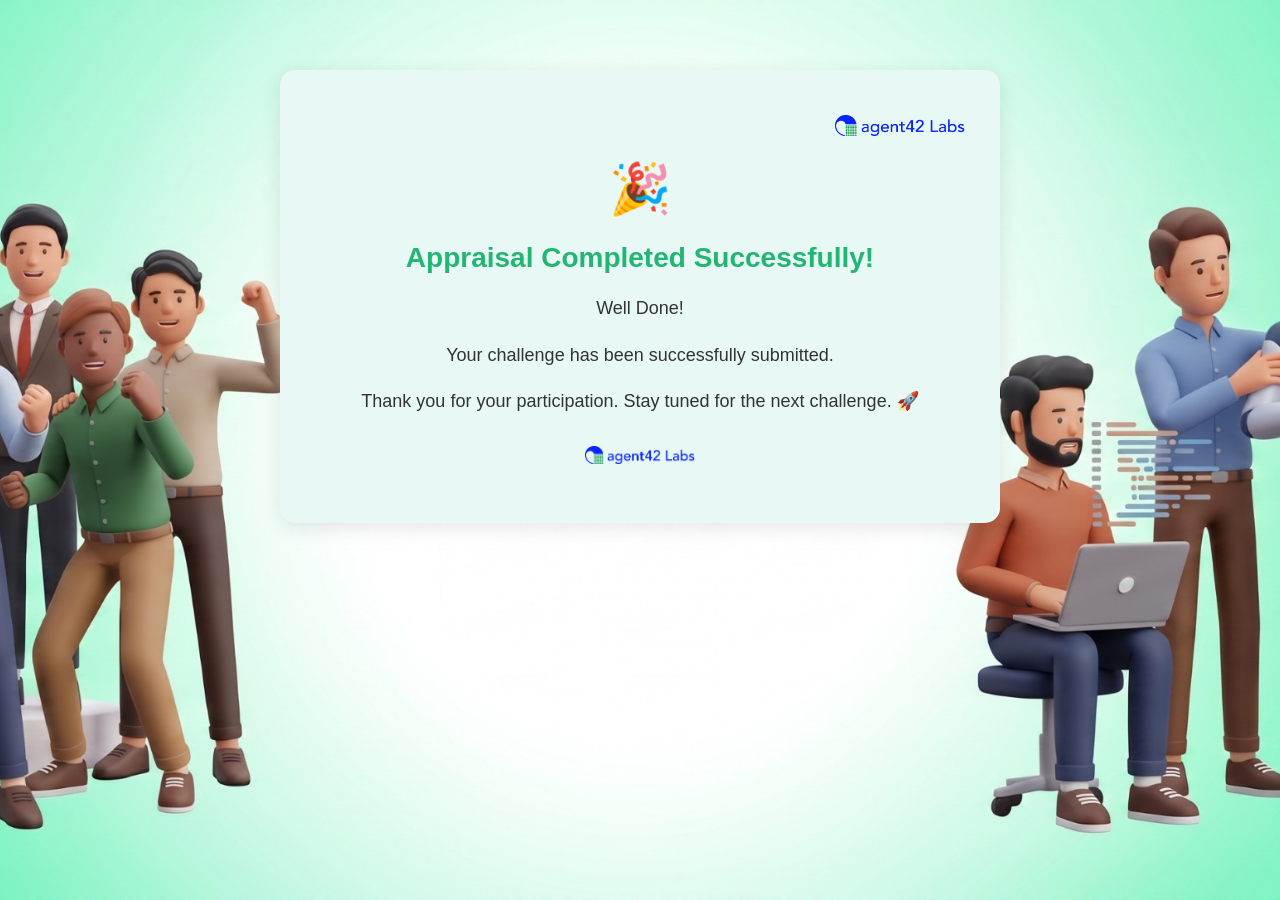
<file: frontend/success.html>
<!DOCTYPE html>
<html lang="en">
<head>
    <link rel="stylesheet" href="css/style.css">
    <meta charset="UTF-8">
    <title>Appraisal Completed</title>

    <style>
        body {
            margin: 0;
            padding: 0;
            font-family: Arial, sans-serif;
        }

        ::selection {
            background: #b9f2df;
            color: #000;
        }

        /* TOP LOGO */
        .top-logo {
            width: 130px;
            display: block;
            margin-left: auto;
            margin-bottom: 20px;
        }

        .top-logo img {
            width: 130px;
        }


        /* FORM BOX */
        .form-container {
            width: 650px;
            margin: 70px auto;
            background: #e8f8f5;
            padding: 45px 35px;
            border-radius: 15px;
            box-shadow: 0px 5px 20px rgba(0,0,0,0.1);
            text-align: center;
        }


        h2 {
            font-size: 28px;
            color: #22b573;
            margin-bottom: 20px;
        }

        p {
            font-size: 18px;
            line-height: 1.6;
            color: #333;
        }

        .checkmark {
            font-size: 50px;
            margin-bottom: 15px;
        }


        /* BOTTOM LOGO */
        .bottom-logo {
            text-align: center;
            margin-top: 30px;
            padding-bottom: 10px;
        }

        .bottom-logo img {
            width: 110px;
        }

    </style>
</head>


<body>



<div class="form-container">


    <div class="top-logo">
        <img src="images/agent42_Labs_Logo.png" alt="Logo">
    </div>

    <div class="checkmark">🎉</div>

    <h2>Appraisal Completed Successfully!</h2>

    <p>Well Done!</p>

    <p>
    Your challenge has been successfully submitted.
    </p>

    <p>
    Thank you for your participation. Stay tuned for the next challenge. 🚀
    </p>

    <div class="bottom-logo">
        <img src="images/agent42_Labs_Logo.png" alt="Logo">
    </div>

</div>

</body>
</html>
</file>
<file: frontend/css/style.css>
body {
    font-family: Arial, sans-serif;
    background: url('../images/agent42_back.jpeg') no-repeat center center fixed;
    background-size: cover;
    display: flex;
    justify-content: center;
    align-items: flex-start;
    min-height: 100vh;
    margin: 0;
}

/* Container - now has its own background colour since page bg is the image */
.container {
    width: 600px;
    background: #e8f8f5; /* change this to whatever colour you'd like inside the form */
    padding: 25px;
    border-radius: 12px;
    box-shadow: 0px 8px 20px rgba(0,0,0,0.15);
    margin: 40px 0;
}

/* TOP LOGO (INSIDE FORM RIGHT SIDE) */
.logo-top {
    width: 120px;
    display: block;
    margin-left: auto;   /* move to right */
    margin-bottom: 20px; /* spacing below logo */
}

/* BOTTOM LOGO (VISIBLE CENTER) */
.logo-bottom {
    width: 120px;
    display: block;
    margin: 30px auto 10px auto; /* center + spacing */
}

/* Inputs */
input, textarea {
    width: 100%;
    padding: 10px;
    margin: 8px 0;
    border-radius: 6px;
    border: 1px solid #ccc;
}

/* Buttons */
button {
    background: linear-gradient(135deg, #26a69a, #42a5f5);
    color: white;
    border: none;
    padding: 10px 18px;
    margin-top: 10px;
    border-radius: 6px;
    cursor: pointer;
}

button:hover {
    opacity: 0.9;
}
.btn-center {
    text-align: center;
    margin-top: 15px;
}
.phase-title {
    font-size: 18px;
    margin-top: 15px;
}

.goals {
    color: #2e7d32;
    font-weight: bold;
    font-size: 24px;
}

.results {
    color: #1565c0;
    font-weight: bold;
    font-size: 24px;
}

.opinion {
    color: #00897b;
    font-weight: bold;
    font-size: 24px;
}

.wins {
    color: #43a047;
    font-weight: bold;
    font-size: 24px;
}


.highlight-text {
    color: #2ecc71; /* light green text color */
    font-weight: bold;
    font-size: 20px;
}
</file>
